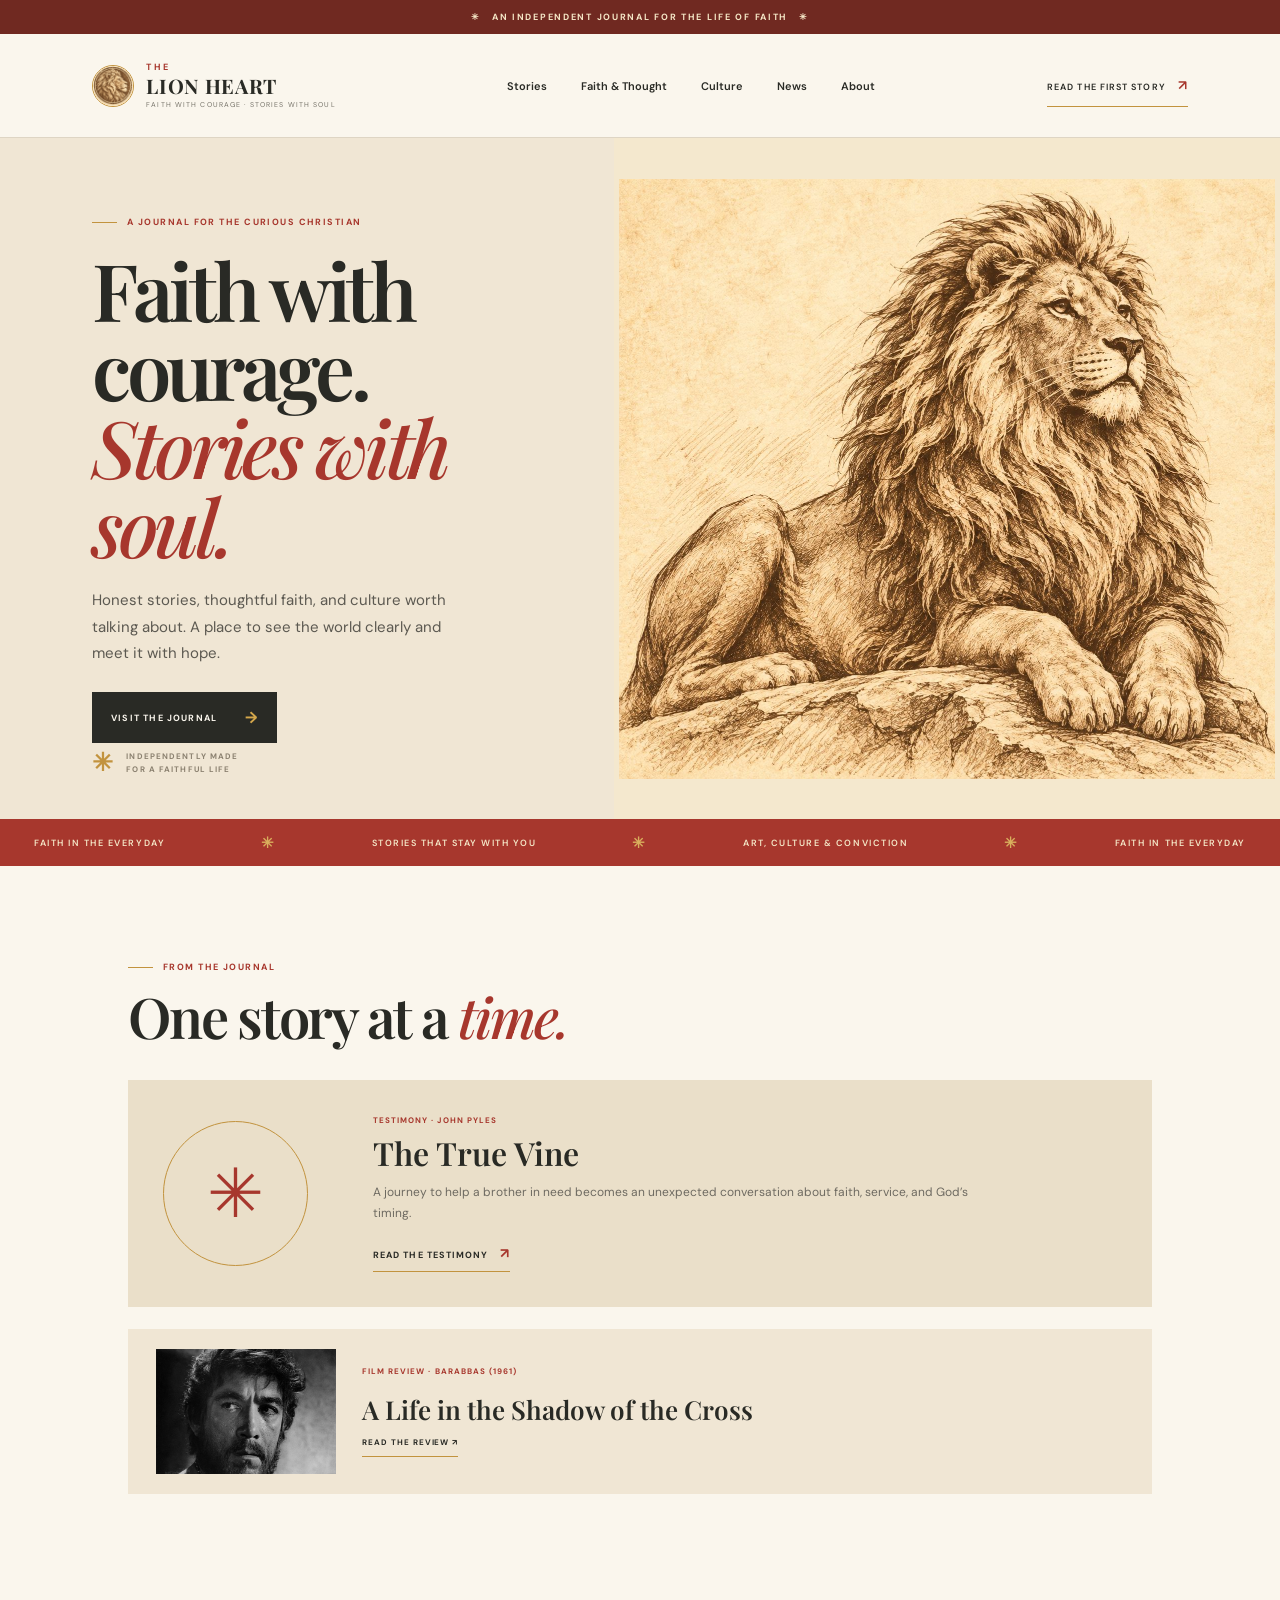
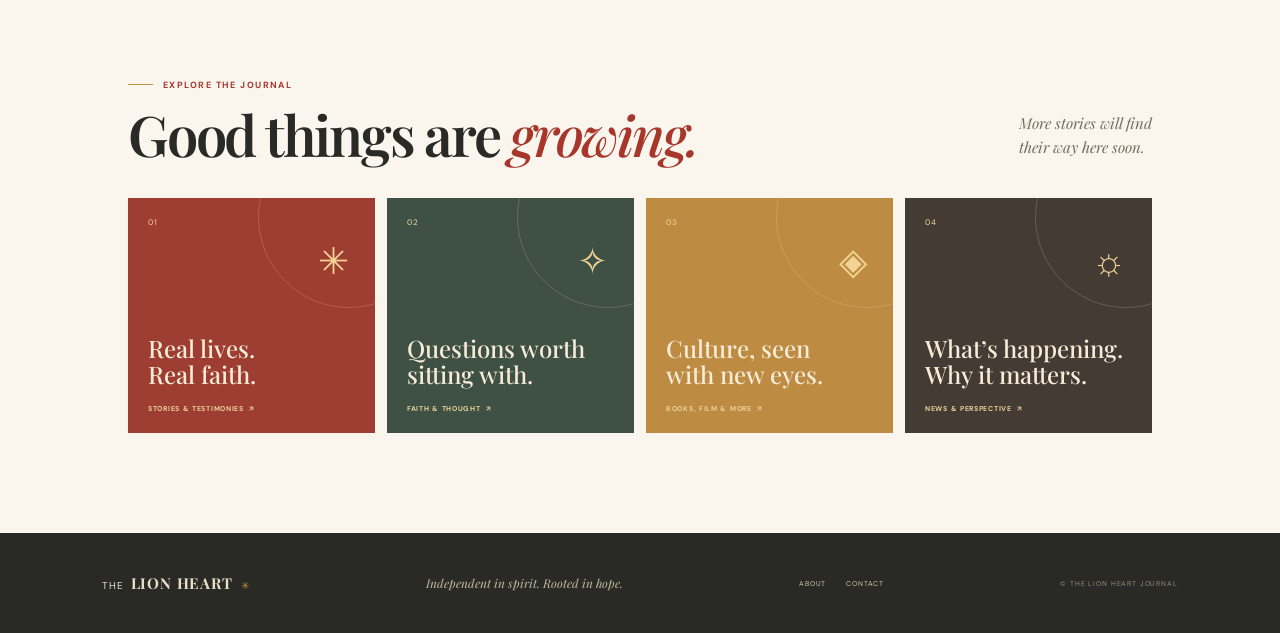
<file: index.html>
<!doctype html>
<html lang="en">
<head>
  <meta charset="utf-8">
  <meta name="viewport" content="width=device-width, initial-scale=1">
  <meta name="theme-color" content="#f4eddf">
  <meta name="description" content="The Lion Heart is an independent Christian journal for stories, thoughtful faith, and culture.">
  <title>The Lion Heart — Faith with courage. Stories with soul.</title>
  <link rel="preconnect" href="https://fonts.googleapis.com">
  <link rel="preconnect" href="https://fonts.gstatic.com" crossorigin>
  <link href="https://fonts.googleapis.com/css2?family=DM+Sans:wght@400;500;600;700&family=Playfair+Display:wght@500;600;700;800&display=swap" rel="stylesheet">
  <link rel="stylesheet" href="styles.css">
</head>
<body>
  <div class="announcement">✳ &nbsp; AN INDEPENDENT JOURNAL FOR THE LIFE OF FAITH &nbsp; ✳</div>
  <header class="site-header">
    <a class="brand" href="index.html" aria-label="The Lion Heart home"><img class="brand-mark brand-seal" src="images/lion-seal-emblem.png" alt=""><span class="brand-type"><span class="brand-the">THE</span><span class="brand-name">LION HEART</span><span class="brand-tagline">FAITH WITH COURAGE · STORIES WITH SOUL</span></span></a>
    <nav class="main-nav" aria-label="Main navigation"><a href="stories.html">Stories</a><a href="faith.html">Faith &amp; Thought</a><a href="culture.html">Culture</a><a href="news.html">News</a><a href="about.html">About</a></nav>
    <a class="nav-cta" href="the-true-vine.html">READ THE FIRST STORY <span>↗</span></a>
  </header>
  <main id="top">
    <section class="hero">
      <div class="hero-copy">
        <p class="eyebrow"><span class="eyebrow-line"></span> A JOURNAL FOR THE CURIOUS CHRISTIAN</p>
        <h1>Faith with<br>courage.<br><em>Stories with soul.</em></h1>
        <p class="hero-intro">Honest stories, thoughtful faith, and culture worth talking about. A place to see the world clearly and meet it with hope.</p>
        <a class="button button-dark" href="stories.html">VISIT THE JOURNAL <span>→</span></a>
        <div class="hero-note"><span class="note-star">✳</span><span>INDEPENDENTLY MADE<br>FOR A FAITHFUL LIFE</span></div>
      </div>
      <div class="hero-art"><img class="hero-image" src="images/lionrock.jpg" alt="Lion resting on a rocky ledge"></div>
    </section>
    <section class="ticker"><div class="ticker-track"><span>FAITH IN THE EVERYDAY</span><i>✳</i><span>STORIES THAT STAY WITH YOU</span><i>✳</i><span>ART, CULTURE &amp; CONVICTION</span><i>✳</i><span>FAITH IN THE EVERYDAY</span></div></section>
    <section class="section latest-section"><div class="section-heading"><div><p class="eyebrow"><span class="eyebrow-line"></span> FROM THE JOURNAL</p><h2>One story at a <em>time.</em></h2></div></div><div class="welcome-card"><div class="welcome-sun">✳</div><div><p class="card-meta">TESTIMONY · JOHN PYLES</p><h3>The True Vine</h3><p class="card-excerpt">A journey to help a brother in need becomes an unexpected conversation about faith, service, and God’s timing.</p><a class="text-link" href="the-true-vine.html">READ THE TESTIMONY <span>↗</span></a></div></div><a class="home-review" href="barabbas-review.html"><img src="images/barabbas-anthony-quinn.jpg" alt="Anthony Quinn in Barabbas"><span class="home-review-copy"><span class="card-meta">FILM REVIEW · BARABBAS (1961)</span><strong>A Life in the Shadow of the Cross</strong><span class="text-link">READ THE REVIEW ↗</span></span></a></section>
    <section class="section explore-section"><div class="section-heading"><div><p class="eyebrow"><span class="eyebrow-line"></span> EXPLORE THE JOURNAL</p><h2>Good things are <em>growing.</em></h2></div><p class="heading-note">More stories will find<br>their way here soon.</p></div><div class="category-grid"><a class="category-card cat-stories" href="stories.html"><span class="category-number">01</span><span class="category-icon">✳</span><h3>Real lives.<br>Real faith.</h3><span class="category-link">STORIES &amp; TESTIMONIES&nbsp; ↗</span></a><a class="category-card cat-thought" href="faith.html"><span class="category-number">02</span><span class="category-icon">✧</span><h3>Questions worth<br>sitting with.</h3><span class="category-link">FAITH &amp; THOUGHT&nbsp; ↗</span></a><a class="category-card cat-culture" href="culture.html"><span class="category-number">03</span><span class="category-icon">◈</span><h3>Culture, seen<br>with new eyes.</h3><span class="category-link">BOOKS, FILM &amp; MORE&nbsp; ↗</span></a><a class="category-card cat-news" href="news.html"><span class="category-number">04</span><span class="category-icon">☼</span><h3>What’s happening.<br>Why it matters.</h3><span class="category-link">NEWS &amp; PERSPECTIVE&nbsp; ↗</span></a></div></section>
  </main>
  <footer class="site-footer"><a class="footer-brand" href="index.html">THE <strong>LION HEART</strong><span>✳</span></a><p>Independent in spirit. Rooted in hope.</p><nav aria-label="Footer navigation"><a href="about.html">ABOUT</a><a href="mailto:hello@thelionheartjournal.com">CONTACT</a></nav><span class="copyright">© THE LION HEART JOURNAL</span></footer>
</body>
</html>
</file>
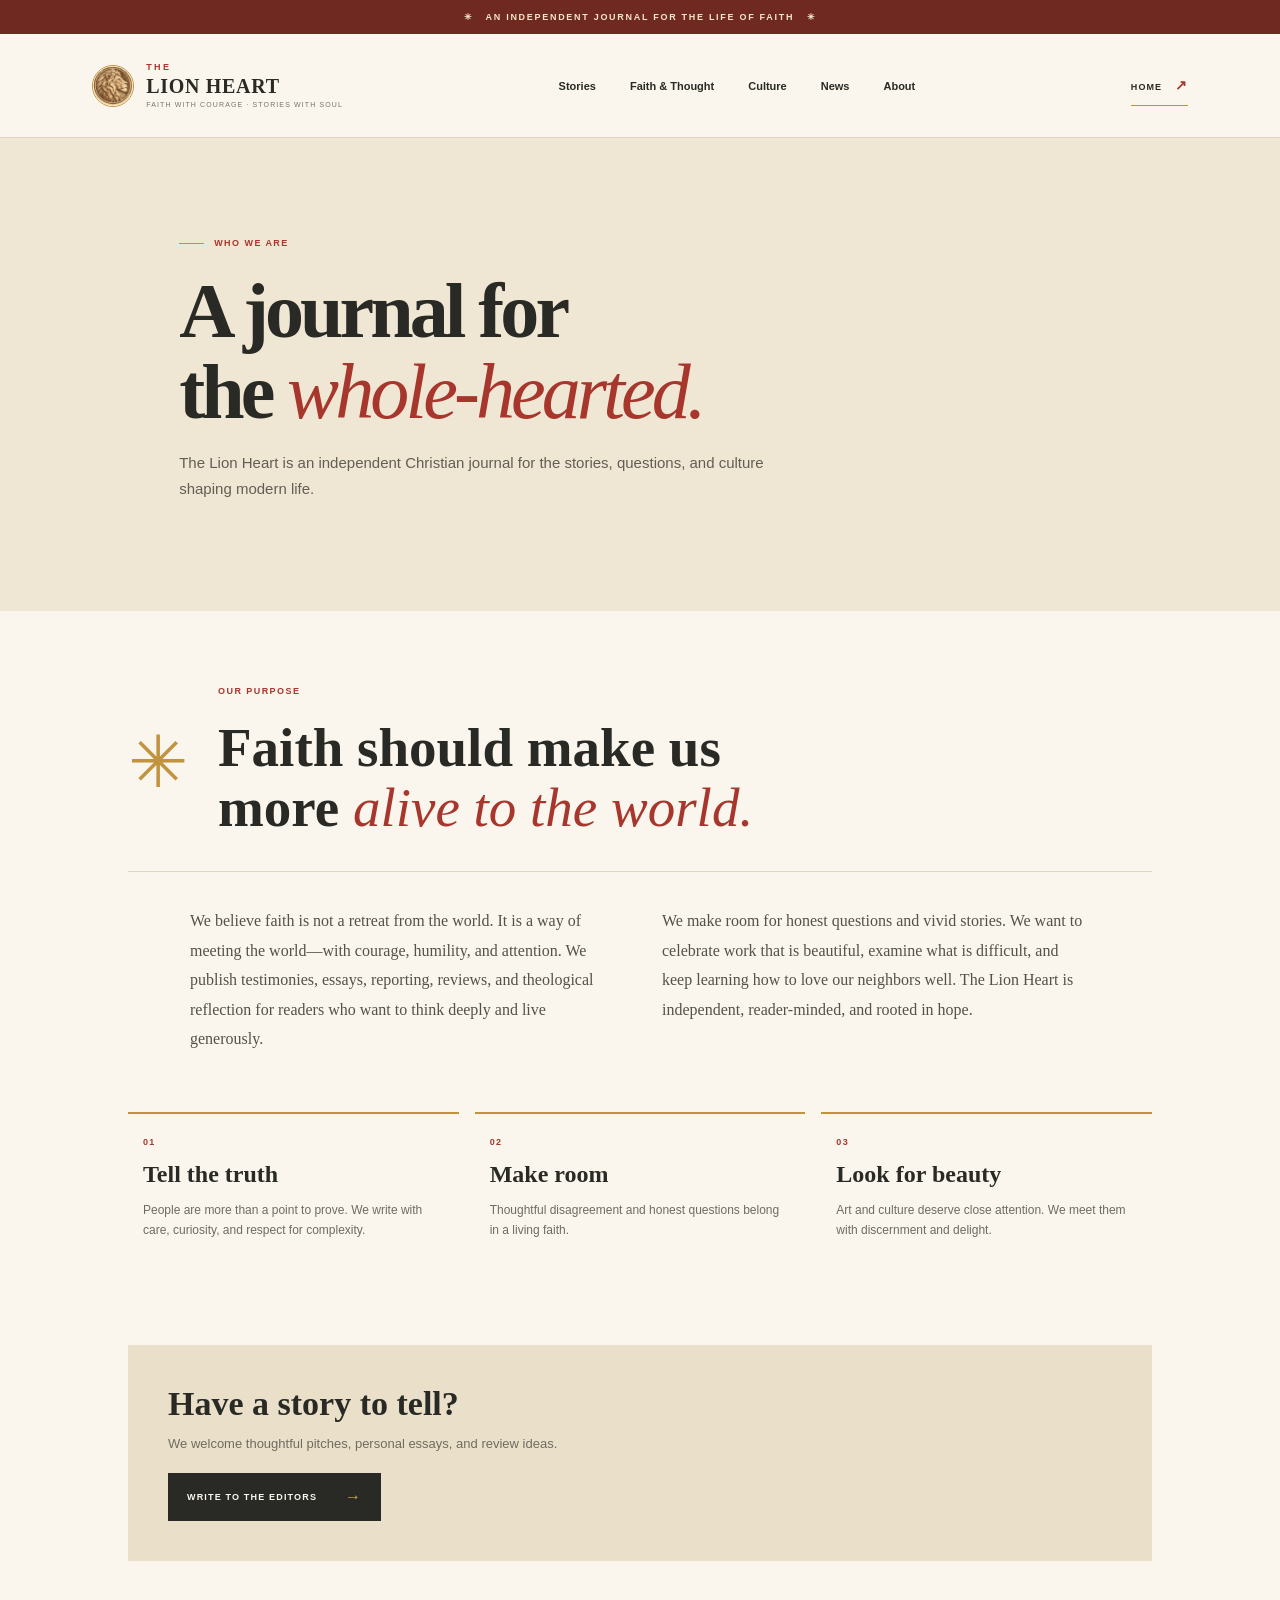
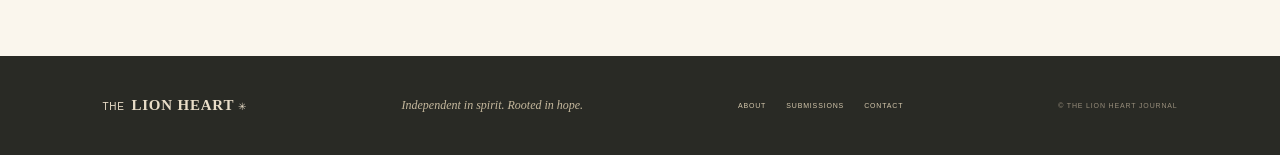
<file: about.html>
<!doctype html><html lang="en"><head><meta charset="utf-8"><meta name="viewport" content="width=device-width,initial-scale=1"><meta name="description" content="Meet The Lion Heart, an independent journal for Christian stories, thought, and culture."><title>About — The Lion Heart</title><link rel="stylesheet" href="styles.css"></head><body>
<div class="announcement">✳ &nbsp; AN INDEPENDENT JOURNAL FOR THE LIFE OF FAITH &nbsp; ✳</div><header class="site-header"><a class="brand" href="index.html"><img class="brand-mark brand-seal" src="images/lion-seal-emblem.png" alt=""><span class="brand-type"><span class="brand-the">THE</span><span class="brand-name">LION HEART</span><span class="brand-tagline">FAITH WITH COURAGE · STORIES WITH SOUL</span></span></a><nav class="main-nav"><a href="stories.html">Stories</a><a href="faith.html">Faith &amp; Thought</a><a href="culture.html">Culture</a><a href="news.html">News</a><a href="about.html">About</a></nav><a class="nav-cta" href="index.html">HOME <span>↗</span></a></header>
<main><section class="page-hero"><p class="eyebrow"><span class="eyebrow-line"></span> WHO WE ARE</p><h1>A journal for<br>the <em>whole-hearted.</em></h1><p>The Lion Heart is an independent Christian journal for the stories, questions, and culture shaping modern life.</p></section><section class="section about-body"><div class="about-lead"><span class="about-ornament">✳</span><div><p class="eyebrow">OUR PURPOSE</p><h2>Faith should make us more <em>alive to the world.</em></h2></div></div><div class="about-columns"><p>We believe faith is not a retreat from the world. It is a way of meeting the world—with courage, humility, and attention. We publish testimonies, essays, reporting, reviews, and theological reflection for readers who want to think deeply and live generously.</p><p>We make room for honest questions and vivid stories. We want to celebrate work that is beautiful, examine what is difficult, and keep learning how to love our neighbors well. The Lion Heart is independent, reader-minded, and rooted in hope.</p></div><div class="values-grid"><article><span>01</span><h3>Tell the truth</h3><p>People are more than a point to prove. We write with care, curiosity, and respect for complexity.</p></article><article><span>02</span><h3>Make room</h3><p>Thoughtful disagreement and honest questions belong in a living faith.</p></article><article><span>03</span><h3>Look for beauty</h3><p>Art and culture deserve close attention. We meet them with discernment and delight.</p></article></div><div class="about-contact"><h2>Have a story to tell?</h2><p>We welcome thoughtful pitches, personal essays, and review ideas.</p><a class="button button-dark" href="mailto:hello@thelionheartjournal.com">WRITE TO THE EDITORS <span>→</span></a></div></section></main><footer class="site-footer"><a class="footer-brand" href="index.html">THE <strong>LION HEART</strong> ✳</a><p>Independent in spirit. Rooted in hope.</p><nav><a href="about.html">ABOUT</a><a href="stories.html">SUBMISSIONS</a><a href="mailto:hello@thelionheartjournal.com">CONTACT</a></nav><span class="copyright">© THE LION HEART JOURNAL</span></footer></body></html>
</file>
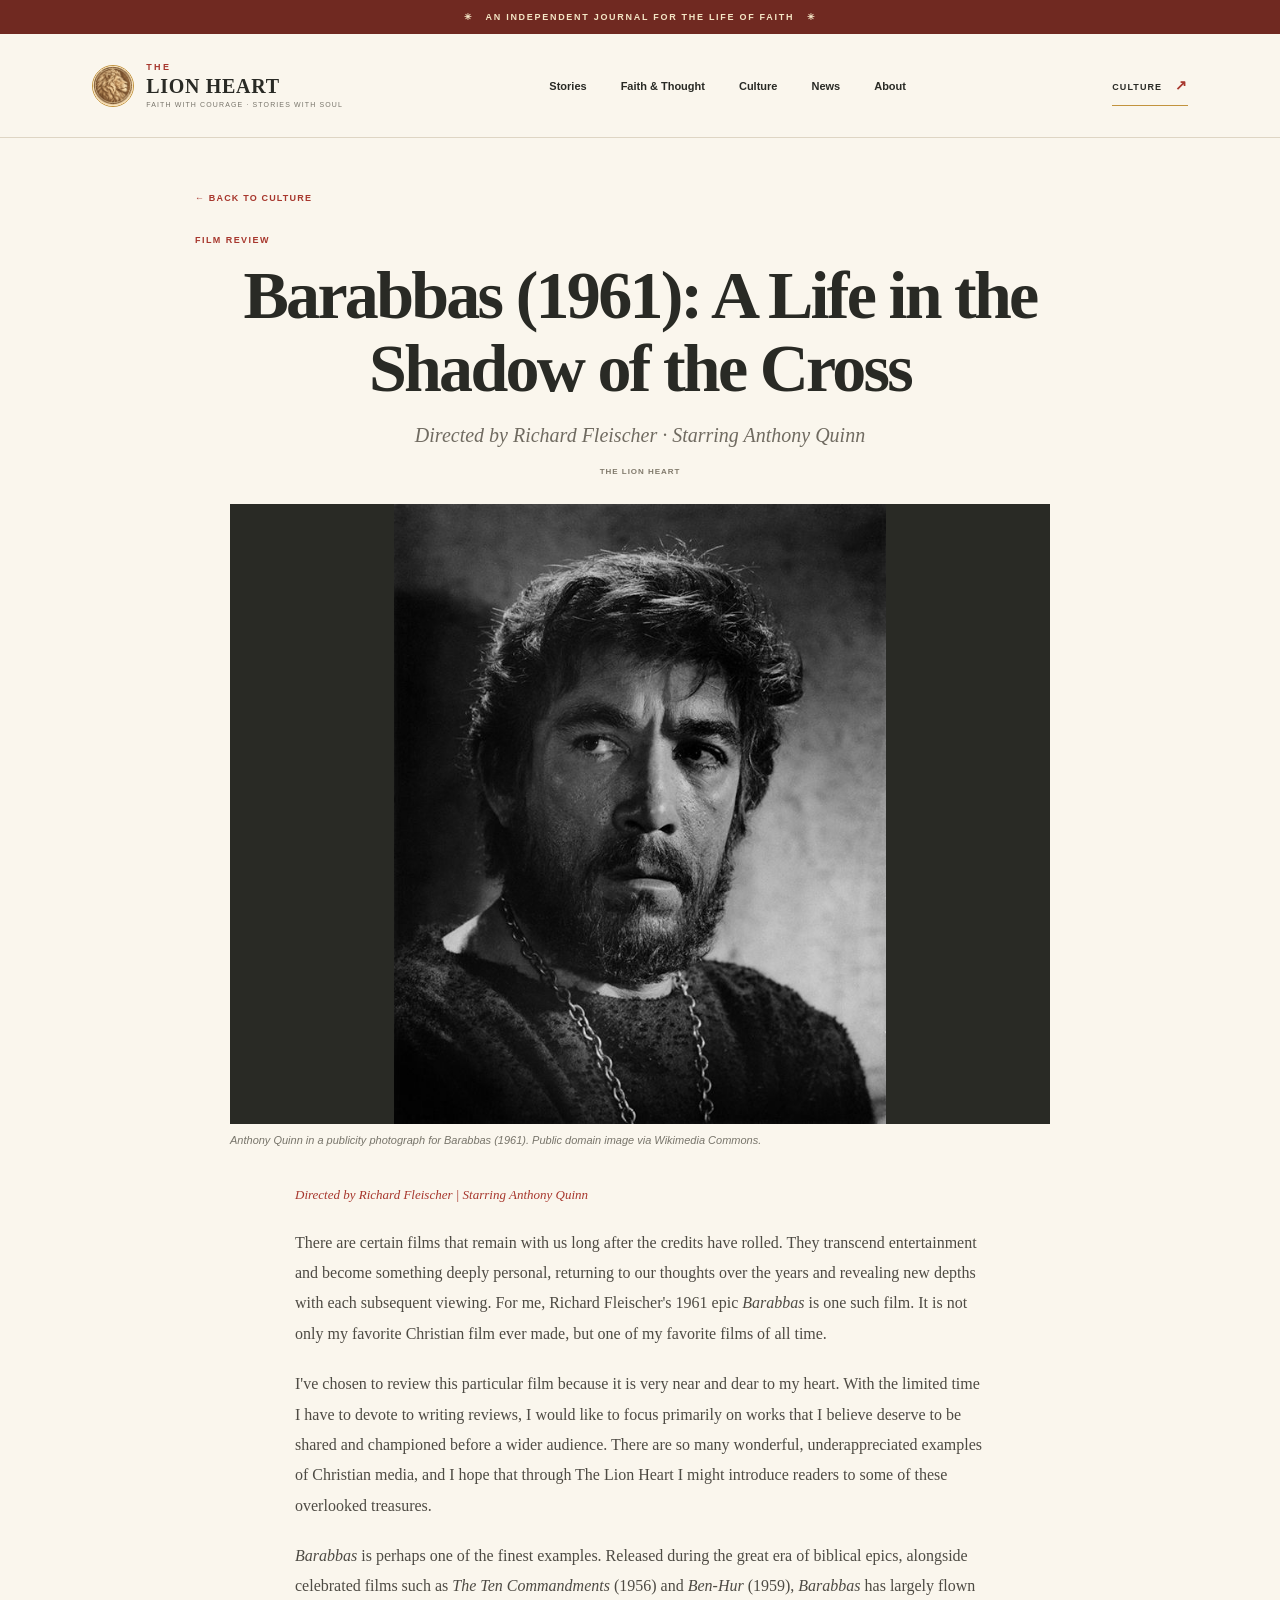
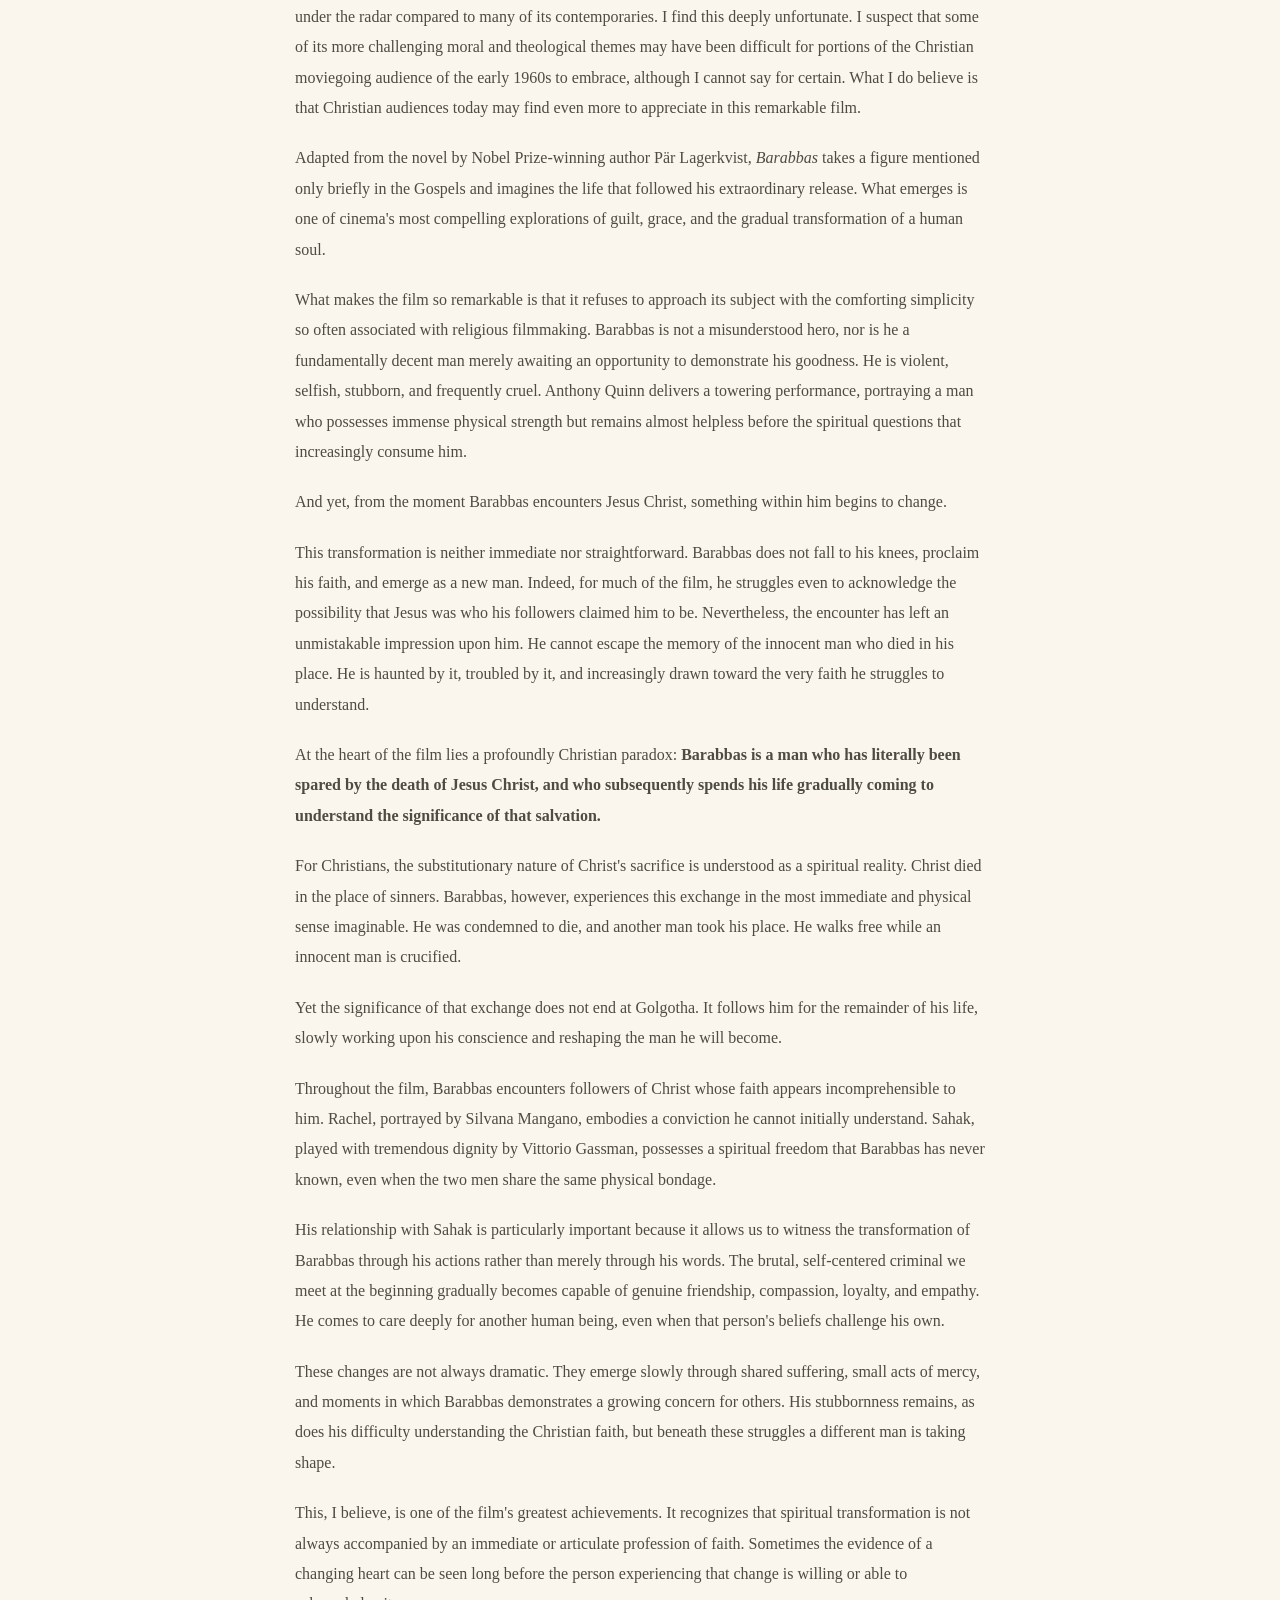
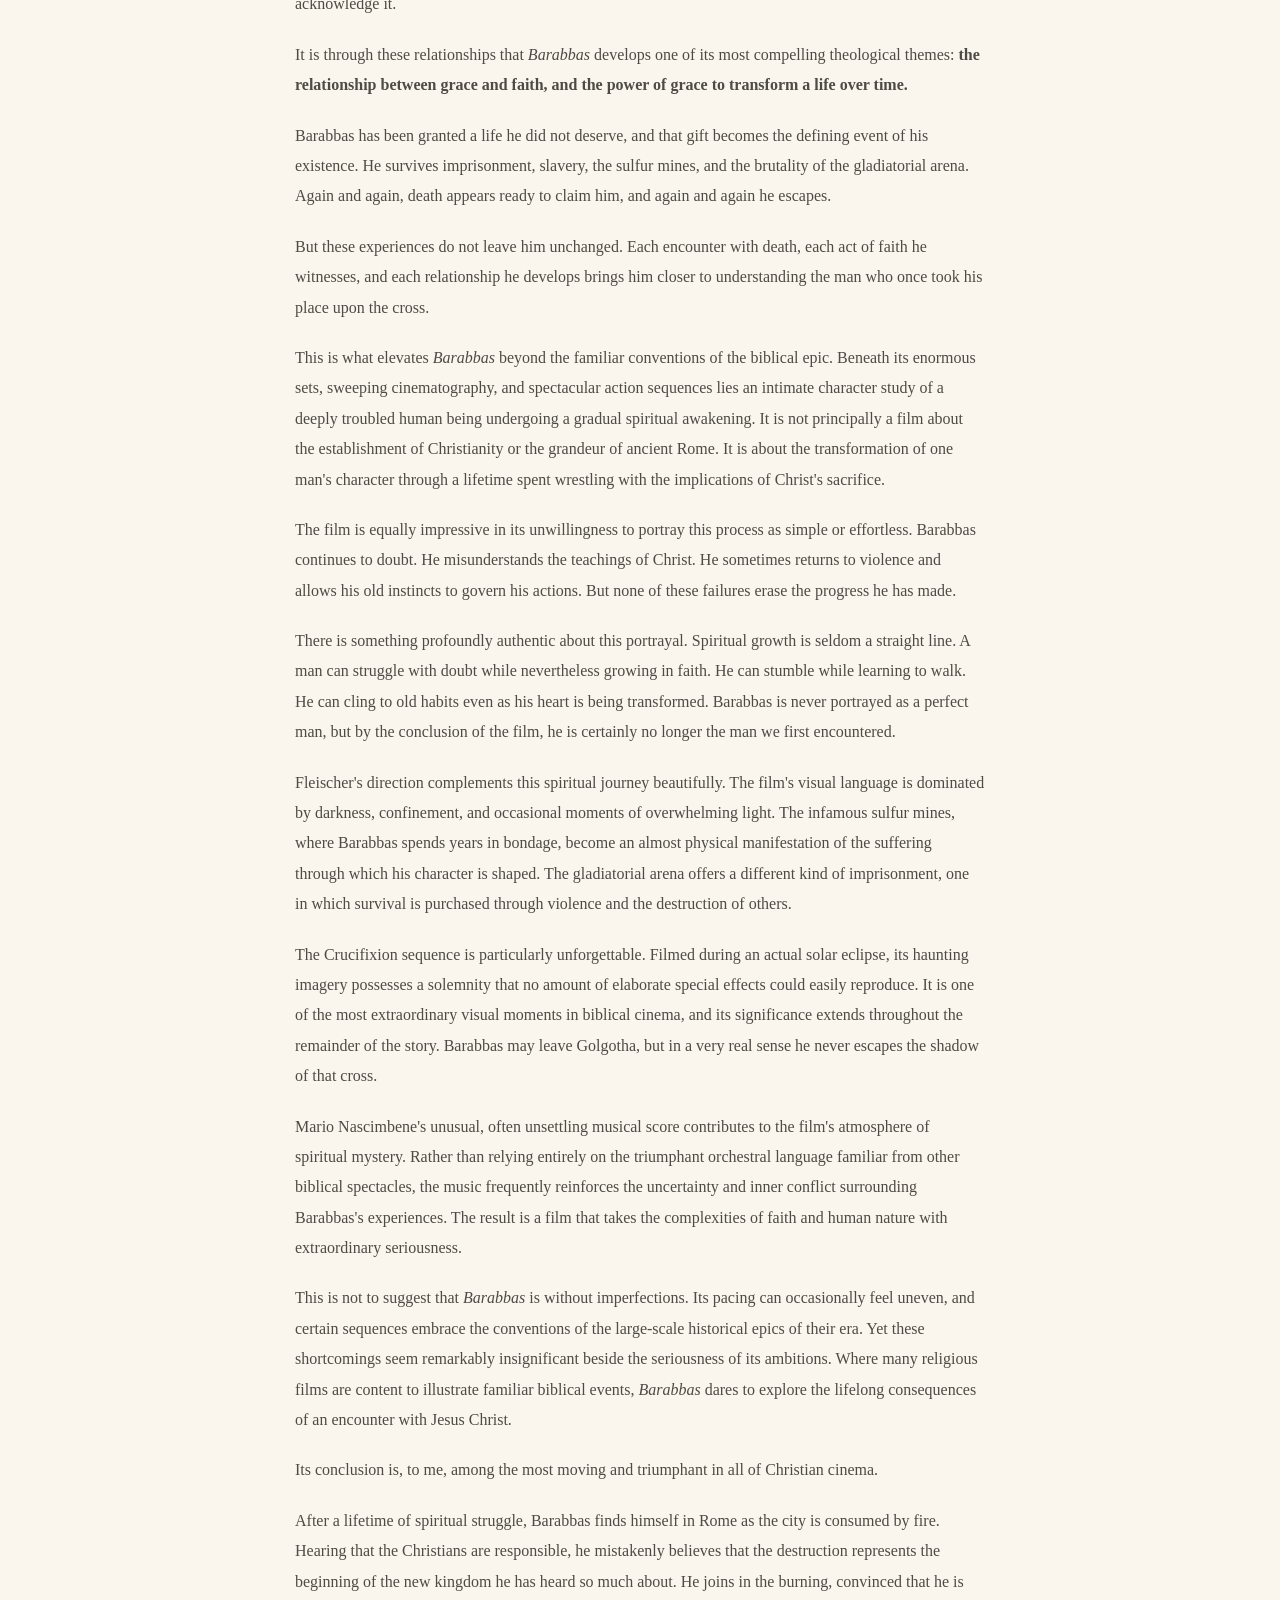
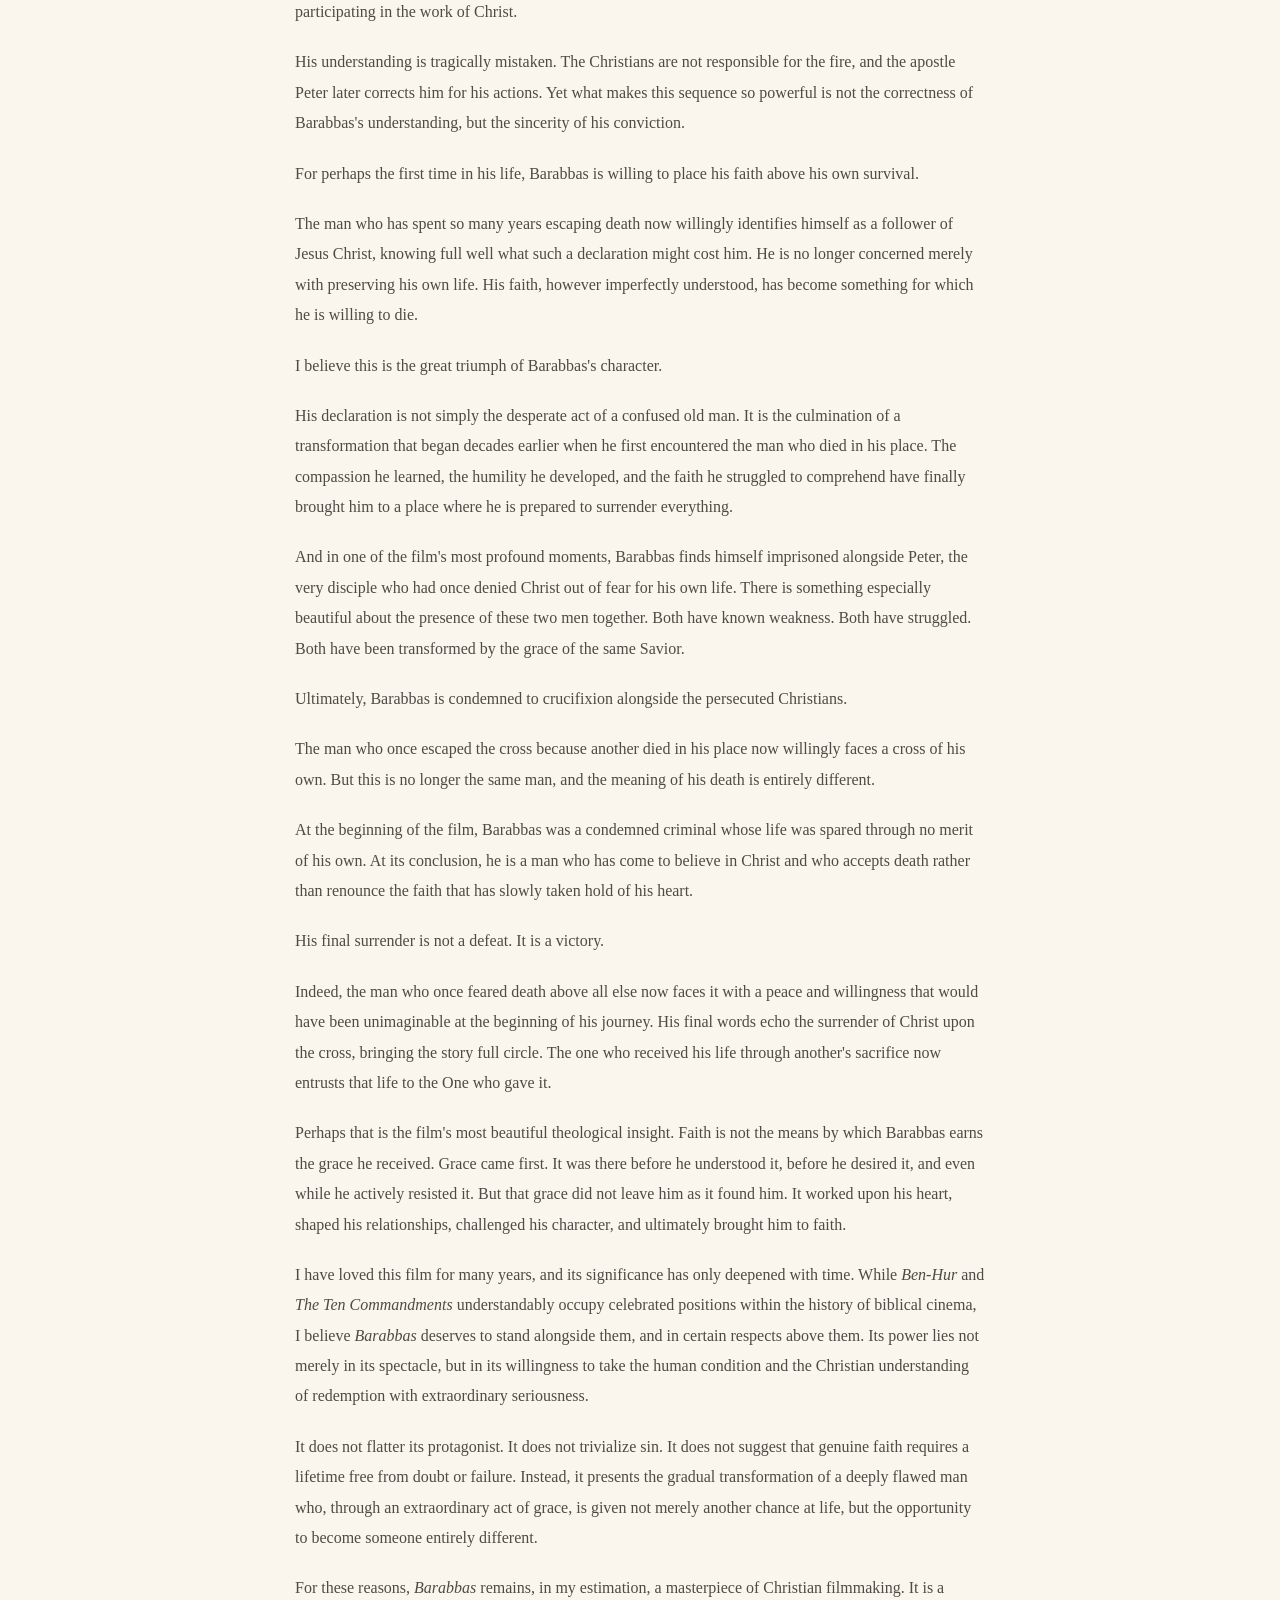
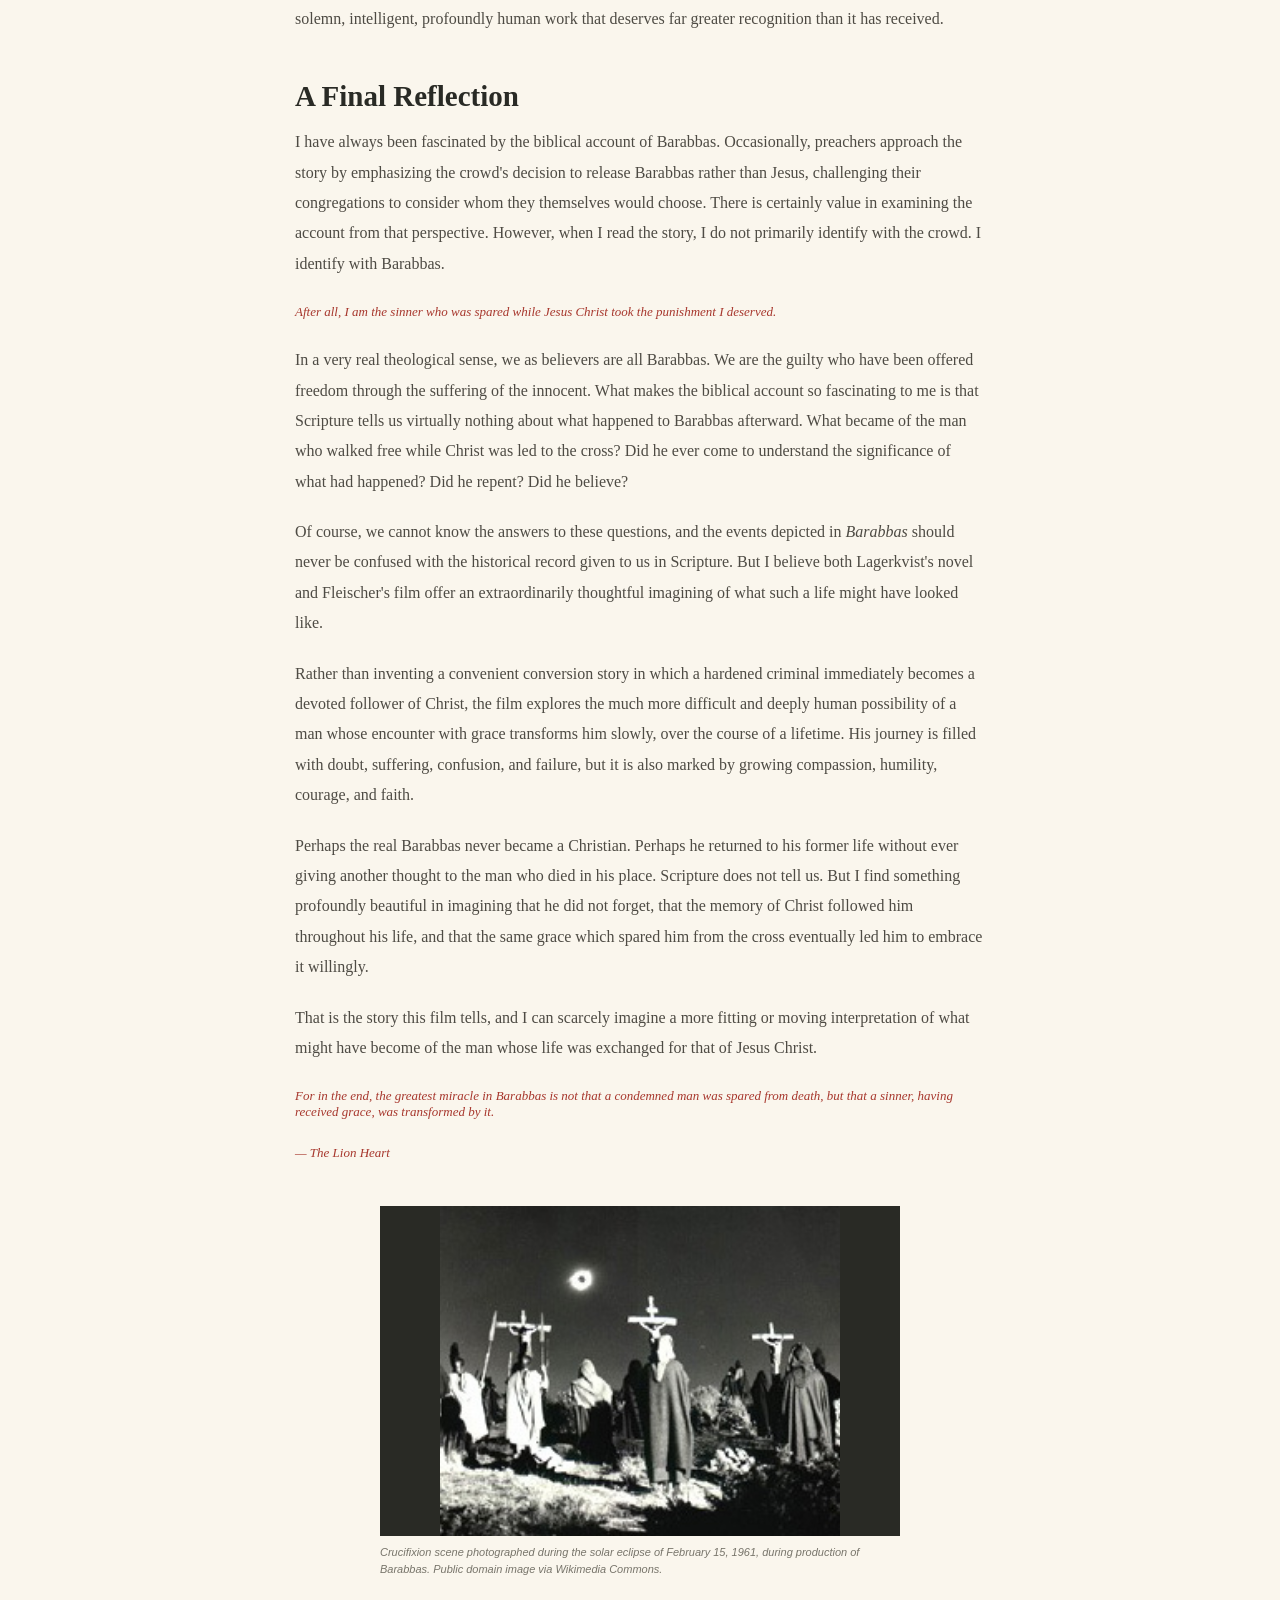
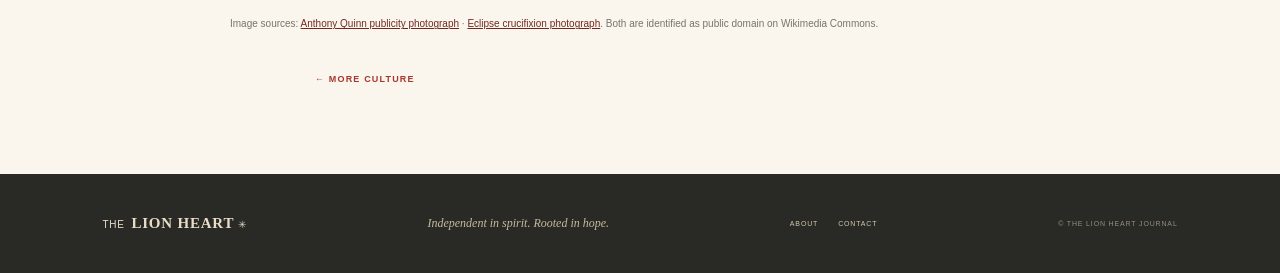
<file: barabbas-review.html>
<!doctype html>
<html lang="en"><head><meta charset="utf-8"><meta name="viewport" content="width=device-width,initial-scale=1"><meta name="description" content="A review of Richard Fleischer’s 1961 film Barabbas, starring Anthony Quinn."><title>Barabbas (1961) — The Lion Heart</title><link rel="stylesheet" href="styles.css"></head><body>
<div class="announcement">✳ &nbsp; AN INDEPENDENT JOURNAL FOR THE LIFE OF FAITH &nbsp; ✳</div>
<header class="site-header"><a class="brand" href="index.html"><img class="brand-mark brand-seal" src="images/lion-seal-emblem.png" alt=""><span class="brand-type"><span class="brand-the">THE</span><span class="brand-name">LION HEART</span><span class="brand-tagline">FAITH WITH COURAGE · STORIES WITH SOUL</span></span></a><nav class="main-nav"><a href="stories.html">Stories</a><a href="faith.html">Faith &amp; Thought</a><a href="culture.html" aria-current="page">Culture</a><a href="news.html">News</a><a href="about.html">About</a></nav><a class="nav-cta" href="culture.html">CULTURE <span>↗</span></a></header>
<main><article class="article review-article"><a class="back-link" href="culture.html">← BACK TO CULTURE</a><p class="eyebrow">FILM REVIEW</p><h1>Barabbas (1961): A Life in the Shadow of the Cross</h1><p class="article-deck">Directed by Richard Fleischer · Starring Anthony Quinn</p><div class="article-byline">THE LION HEART</div>
<figure class="review-figure"><img src="images/barabbas-anthony-quinn.jpg" alt="Anthony Quinn in a publicity photograph for Barabbas (1961)"><figcaption>Anthony Quinn in a publicity photograph for <em>Barabbas</em> (1961). Public domain image via Wikimedia Commons.</figcaption></figure>
<div class="article-body review-body"><p class="review-kicker">Directed by Richard Fleischer | Starring Anthony Quinn</p>
<p>There are certain films that remain with us long after the credits have rolled. They transcend entertainment and become something deeply personal, returning to our thoughts over the years and revealing new depths with each subsequent viewing. For me, Richard Fleischer&#39;s 1961 epic <em>Barabbas</em> is one such film. It is not only my favorite Christian film ever made, but one of my favorite films of all time.</p>
<p>I&#39;ve chosen to review this particular film because it is very near and dear to my heart. With the limited time I have to devote to writing reviews, I would like to focus primarily on works that I believe deserve to be shared and championed before a wider audience. There are so many wonderful, underappreciated examples of Christian media, and I hope that through The Lion Heart I might introduce readers to some of these overlooked treasures.</p>
<p><em>Barabbas</em> is perhaps one of the finest examples. Released during the great era of biblical epics, alongside celebrated films such as <em>The Ten Commandments</em> (1956) and <em>Ben-Hur</em> (1959), <em>Barabbas</em> has largely flown under the radar compared to many of its contemporaries. I find this deeply unfortunate. I suspect that some of its more challenging moral and theological themes may have been difficult for portions of the Christian moviegoing audience of the early 1960s to embrace, although I cannot say for certain. What I do believe is that Christian audiences today may find even more to appreciate in this remarkable film.</p>
<p>Adapted from the novel by Nobel Prize-winning author P&#228;r Lagerkvist, <em>Barabbas</em> takes a figure mentioned only briefly in the Gospels and imagines the life that followed his extraordinary release. What emerges is one of cinema&#39;s most compelling explorations of guilt, grace, and the gradual transformation of a human soul.</p>
<p>What makes the film so remarkable is that it refuses to approach its subject with the comforting simplicity so often associated with religious filmmaking. Barabbas is not a misunderstood hero, nor is he a fundamentally decent man merely awaiting an opportunity to demonstrate his goodness. He is violent, selfish, stubborn, and frequently cruel. Anthony Quinn delivers a towering performance, portraying a man who possesses immense physical strength but remains almost helpless before the spiritual questions that increasingly consume him.</p>
<p>And yet, from the moment Barabbas encounters Jesus Christ, something within him begins to change.</p>
<p>This transformation is neither immediate nor straightforward. Barabbas does not fall to his knees, proclaim his faith, and emerge as a new man. Indeed, for much of the film, he struggles even to acknowledge the possibility that Jesus was who his followers claimed him to be. Nevertheless, the encounter has left an unmistakable impression upon him. He cannot escape the memory of the innocent man who died in his place. He is haunted by it, troubled by it, and increasingly drawn toward the very faith he struggles to understand.</p>
<p>At the heart of the film lies a profoundly Christian paradox: <strong>Barabbas is a man who has literally been spared by the death of Jesus Christ, and who subsequently spends his life gradually coming to understand the significance of that salvation.</strong></p>
<p>For Christians, the substitutionary nature of Christ&#39;s sacrifice is understood as a spiritual reality. Christ died in the place of sinners. Barabbas, however, experiences this exchange in the most immediate and physical sense imaginable. He was condemned to die, and another man took his place. He walks free while an innocent man is crucified.</p>
<p>Yet the significance of that exchange does not end at Golgotha. It follows him for the remainder of his life, slowly working upon his conscience and reshaping the man he will become.</p>
<p>Throughout the film, Barabbas encounters followers of Christ whose faith appears incomprehensible to him. Rachel, portrayed by Silvana Mangano, embodies a conviction he cannot initially understand. Sahak, played with tremendous dignity by Vittorio Gassman, possesses a spiritual freedom that Barabbas has never known, even when the two men share the same physical bondage.</p>
<p>His relationship with Sahak is particularly important because it allows us to witness the transformation of Barabbas through his actions rather than merely through his words. The brutal, self-centered criminal we meet at the beginning gradually becomes capable of genuine friendship, compassion, loyalty, and empathy. He comes to care deeply for another human being, even when that person&#39;s beliefs challenge his own.</p>
<p>These changes are not always dramatic. They emerge slowly through shared suffering, small acts of mercy, and moments in which Barabbas demonstrates a growing concern for others. His stubbornness remains, as does his difficulty understanding the Christian faith, but beneath these struggles a different man is taking shape.</p>
<p>This, I believe, is one of the film&#39;s greatest achievements. It recognizes that spiritual transformation is not always accompanied by an immediate or articulate profession of faith. Sometimes the evidence of a changing heart can be seen long before the person experiencing that change is willing or able to acknowledge it.</p>
<p>It is through these relationships that <em>Barabbas</em> develops one of its most compelling theological themes: <strong>the relationship between grace and faith, and the power of grace to transform a life over time.</strong></p>
<p>Barabbas has been granted a life he did not deserve, and that gift becomes the defining event of his existence. He survives imprisonment, slavery, the sulfur mines, and the brutality of the gladiatorial arena. Again and again, death appears ready to claim him, and again and again he escapes.</p>
<p>But these experiences do not leave him unchanged. Each encounter with death, each act of faith he witnesses, and each relationship he develops brings him closer to understanding the man who once took his place upon the cross.</p>
<p>This is what elevates <em>Barabbas</em> beyond the familiar conventions of the biblical epic. Beneath its enormous sets, sweeping cinematography, and spectacular action sequences lies an intimate character study of a deeply troubled human being undergoing a gradual spiritual awakening. It is not principally a film about the establishment of Christianity or the grandeur of ancient Rome. It is about the transformation of one man&#39;s character through a lifetime spent wrestling with the implications of Christ&#39;s sacrifice.</p>
<p>The film is equally impressive in its unwillingness to portray this process as simple or effortless. Barabbas continues to doubt. He misunderstands the teachings of Christ. He sometimes returns to violence and allows his old instincts to govern his actions. But none of these failures erase the progress he has made.</p>
<p>There is something profoundly authentic about this portrayal. Spiritual growth is seldom a straight line. A man can struggle with doubt while nevertheless growing in faith. He can stumble while learning to walk. He can cling to old habits even as his heart is being transformed. Barabbas is never portrayed as a perfect man, but by the conclusion of the film, he is certainly no longer the man we first encountered.</p>
<p>Fleischer&#39;s direction complements this spiritual journey beautifully. The film&#39;s visual language is dominated by darkness, confinement, and occasional moments of overwhelming light. The infamous sulfur mines, where Barabbas spends years in bondage, become an almost physical manifestation of the suffering through which his character is shaped. The gladiatorial arena offers a different kind of imprisonment, one in which survival is purchased through violence and the destruction of others.</p>
<p>The Crucifixion sequence is particularly unforgettable. Filmed during an actual solar eclipse, its haunting imagery possesses a solemnity that no amount of elaborate special effects could easily reproduce. It is one of the most extraordinary visual moments in biblical cinema, and its significance extends throughout the remainder of the story. Barabbas may leave Golgotha, but in a very real sense he never escapes the shadow of that cross.</p>
<p>Mario Nascimbene&#39;s unusual, often unsettling musical score contributes to the film&#39;s atmosphere of spiritual mystery. Rather than relying entirely on the triumphant orchestral language familiar from other biblical spectacles, the music frequently reinforces the uncertainty and inner conflict surrounding Barabbas&#39;s experiences. The result is a film that takes the complexities of faith and human nature with extraordinary seriousness.</p>
<p>This is not to suggest that <em>Barabbas</em> is without imperfections. Its pacing can occasionally feel uneven, and certain sequences embrace the conventions of the large-scale historical epics of their era. Yet these shortcomings seem remarkably insignificant beside the seriousness of its ambitions. Where many religious films are content to illustrate familiar biblical events, <em>Barabbas</em> dares to explore the lifelong consequences of an encounter with Jesus Christ.</p>
<p>Its conclusion is, to me, among the most moving and triumphant in all of Christian cinema.</p>
<p>After a lifetime of spiritual struggle, Barabbas finds himself in Rome as the city is consumed by fire. Hearing that the Christians are responsible, he mistakenly believes that the destruction represents the beginning of the new kingdom he has heard so much about. He joins in the burning, convinced that he is participating in the work of Christ.</p>
<p>His understanding is tragically mistaken. The Christians are not responsible for the fire, and the apostle Peter later corrects him for his actions. Yet what makes this sequence so powerful is not the correctness of Barabbas&#39;s understanding, but the sincerity of his conviction.</p>
<p>For perhaps the first time in his life, Barabbas is willing to place his faith above his own survival.</p>
<p>The man who has spent so many years escaping death now willingly identifies himself as a follower of Jesus Christ, knowing full well what such a declaration might cost him. He is no longer concerned merely with preserving his own life. His faith, however imperfectly understood, has become something for which he is willing to die.</p>
<p>I believe this is the great triumph of Barabbas&#39;s character.</p>
<p>His declaration is not simply the desperate act of a confused old man. It is the culmination of a transformation that began decades earlier when he first encountered the man who died in his place. The compassion he learned, the humility he developed, and the faith he struggled to comprehend have finally brought him to a place where he is prepared to surrender everything.</p>
<p>And in one of the film&#39;s most profound moments, Barabbas finds himself imprisoned alongside Peter, the very disciple who had once denied Christ out of fear for his own life. There is something especially beautiful about the presence of these two men together. Both have known weakness. Both have struggled. Both have been transformed by the grace of the same Savior.</p>
<p>Ultimately, Barabbas is condemned to crucifixion alongside the persecuted Christians.</p>
<p>The man who once escaped the cross because another died in his place now willingly faces a cross of his own. But this is no longer the same man, and the meaning of his death is entirely different.</p>
<p>At the beginning of the film, Barabbas was a condemned criminal whose life was spared through no merit of his own. At its conclusion, he is a man who has come to believe in Christ and who accepts death rather than renounce the faith that has slowly taken hold of his heart.</p>
<p>His final surrender is not a defeat. It is a victory.</p>
<p>Indeed, the man who once feared death above all else now faces it with a peace and willingness that would have been unimaginable at the beginning of his journey. His final words echo the surrender of Christ upon the cross, bringing the story full circle. The one who received his life through another&#39;s sacrifice now entrusts that life to the One who gave it.</p>
<p>Perhaps that is the film&#39;s most beautiful theological insight. Faith is not the means by which Barabbas earns the grace he received. Grace came first. It was there before he understood it, before he desired it, and even while he actively resisted it. But that grace did not leave him as it found him. It worked upon his heart, shaped his relationships, challenged his character, and ultimately brought him to faith.</p>
<p>I have loved this film for many years, and its significance has only deepened with time. While <em>Ben-Hur</em> and <em>The Ten Commandments</em> understandably occupy celebrated positions within the history of biblical cinema, I believe <em>Barabbas</em> deserves to stand alongside them, and in certain respects above them. Its power lies not merely in its spectacle, but in its willingness to take the human condition and the Christian understanding of redemption with extraordinary seriousness.</p>
<p>It does not flatter its protagonist. It does not trivialize sin. It does not suggest that genuine faith requires a lifetime free from doubt or failure. Instead, it presents the gradual transformation of a deeply flawed man who, through an extraordinary act of grace, is given not merely another chance at life, but the opportunity to become someone entirely different.</p>
<p>For these reasons, <em>Barabbas</em> remains, in my estimation, a masterpiece of Christian filmmaking. It is a solemn, intelligent, profoundly human work that deserves far greater recognition than it has received.</p>
<h2>A Final Reflection</h2>
<p>I have always been fascinated by the biblical account of Barabbas. Occasionally, preachers approach the story by emphasizing the crowd&#39;s decision to release Barabbas rather than Jesus, challenging their congregations to consider whom they themselves would choose. There is certainly value in examining the account from that perspective. However, when I read the story, I do not primarily identify with the crowd. I identify with Barabbas.</p>
<p class="review-kicker"><em>After all, I am the sinner who was spared while Jesus Christ took the punishment I deserved.</em></p>
<p>In a very real theological sense, we as believers are all Barabbas. We are the guilty who have been offered freedom through the suffering of the innocent. What makes the biblical account so fascinating to me is that Scripture tells us virtually nothing about what happened to Barabbas afterward. What became of the man who walked free while Christ was led to the cross? Did he ever come to understand the significance of what had happened? Did he repent? Did he believe?</p>
<p>Of course, we cannot know the answers to these questions, and the events depicted in <em>Barabbas</em> should never be confused with the historical record given to us in Scripture. But I believe both Lagerkvist&#39;s novel and Fleischer&#39;s film offer an extraordinarily thoughtful imagining of what such a life might have looked like.</p>
<p>Rather than inventing a convenient conversion story in which a hardened criminal immediately becomes a devoted follower of Christ, the film explores the much more difficult and deeply human possibility of a man whose encounter with grace transforms him slowly, over the course of a lifetime. His journey is filled with doubt, suffering, confusion, and failure, but it is also marked by growing compassion, humility, courage, and faith.</p>
<p>Perhaps the real Barabbas never became a Christian. Perhaps he returned to his former life without ever giving another thought to the man who died in his place. Scripture does not tell us. But I find something profoundly beautiful in imagining that he did not forget, that the memory of Christ followed him throughout his life, and that the same grace which spared him from the cross eventually led him to embrace it willingly.</p>
<p>That is the story this film tells, and I can scarcely imagine a more fitting or moving interpretation of what might have become of the man whose life was exchanged for that of Jesus Christ.</p>
<p class="review-kicker"><em>For in the end, the greatest miracle in </em>Barabbas<em> is not that a condemned man was spared from death, but that a sinner, having received grace, was transformed by it.</em></p>
<p class="review-kicker">— The Lion Heart</p>
</div>
<figure class="review-figure review-figure-small"><img src="images/barabbas-eclipse-scene.jpg" alt="Crucifixion scene photographed during the 1961 solar eclipse for Barabbas"><figcaption>Crucifixion scene photographed during the solar eclipse of February 15, 1961, during production of <em>Barabbas</em>. Public domain image via Wikimedia Commons.</figcaption></figure>
<p class="image-credits">Image sources: <a href="https://commons.wikimedia.org/wiki/File:Anthony_Quinn_en_Barrab%C3%A1s_(1961).jpg">Anthony Quinn publicity photograph</a> · <a href="https://commons.wikimedia.org/wiki/File:Barabba_Eclisse_1961.jpg">Eclipse crucifixion photograph</a>. Both are identified as public domain on Wikimedia Commons.</p>
<a class="back-link" href="culture.html">← MORE CULTURE</a></article></main>
<footer class="site-footer"><a class="footer-brand" href="index.html">THE <strong>LION HEART</strong> ✳</a><p>Independent in spirit. Rooted in hope.</p><nav><a href="about.html">ABOUT</a><a href="mailto:hello@thelionheartjournal.com">CONTACT</a></nav><span class="copyright">© THE LION HEART JOURNAL</span></footer></body></html>
</file>
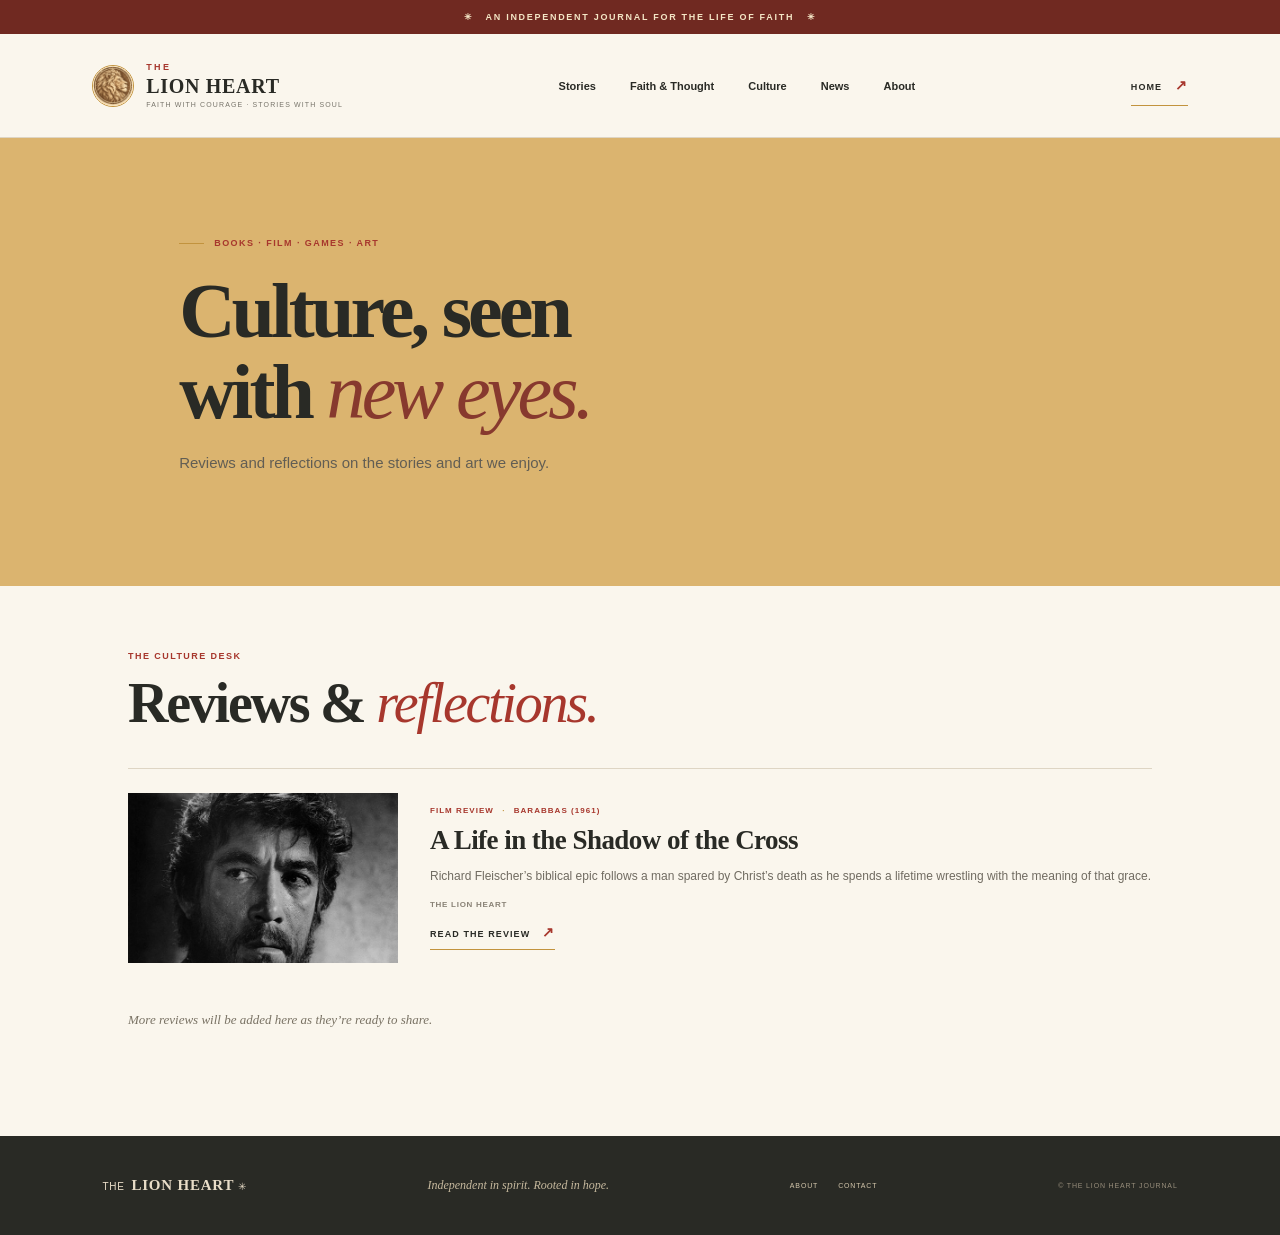
<file: culture.html>
<!doctype html><html lang="en"><head><meta charset="utf-8"><meta name="viewport" content="width=device-width,initial-scale=1"><meta name="description" content="Thoughtful reviews of books, film, games, and culture from The Lion Heart."><title>Culture — The Lion Heart</title><link rel="stylesheet" href="styles.css"></head><body><div class="announcement">✳ &nbsp; AN INDEPENDENT JOURNAL FOR THE LIFE OF FAITH &nbsp; ✳</div><header class="site-header"><a class="brand" href="index.html"><img class="brand-mark brand-seal" src="images/lion-seal-emblem.png" alt=""><span class="brand-type"><span class="brand-the">THE</span><span class="brand-name">LION HEART</span><span class="brand-tagline">FAITH WITH COURAGE · STORIES WITH SOUL</span></span></a><nav class="main-nav"><a href="stories.html">Stories</a><a href="faith.html">Faith &amp; Thought</a><a href="culture.html" aria-current="page">Culture</a><a href="news.html">News</a><a href="about.html">About</a></nav><a class="nav-cta" href="index.html">HOME <span>↗</span></a></header><main><section class="page-hero page-gold"><p class="eyebrow"><span class="eyebrow-line"></span> BOOKS · FILM · GAMES · ART</p><h1>Culture, seen<br>with <em>new eyes.</em></h1><p>Reviews and reflections on the stories and art we enjoy.</p></section><section class="section page-list"><div class="section-heading"><div><p class="eyebrow">THE CULTURE DESK</p><h2>Reviews &amp; <em>reflections.</em></h2></div></div><div class="story-list"><article class="story-row culture-row"><a href="barabbas-review.html" class="review-thumb"><img src="images/barabbas-anthony-quinn.jpg" alt="Anthony Quinn in Barabbas"></a><div><p class="card-meta">FILM REVIEW <span>·</span> BARABBAS (1961)</p><h3><a href="barabbas-review.html">A Life in the Shadow of the Cross</a></h3><p>Richard Fleischer’s biblical epic follows a man spared by Christ’s death as he spends a lifetime wrestling with the meaning of that grace.</p><p class="byline">THE LION HEART</p><a class="text-link" href="barabbas-review.html">READ THE REVIEW <span>↗</span></a></div></article></div><p class="editor-note">More reviews will be added here as they’re ready to share.</p></section></main><footer class="site-footer"><a class="footer-brand" href="index.html">THE <strong>LION HEART</strong> ✳</a><p>Independent in spirit. Rooted in hope.</p><nav><a href="about.html">ABOUT</a><a href="mailto:hello@thelionheartjournal.com">CONTACT</a></nav><span class="copyright">© THE LION HEART JOURNAL</span></footer></body></html>
</file>
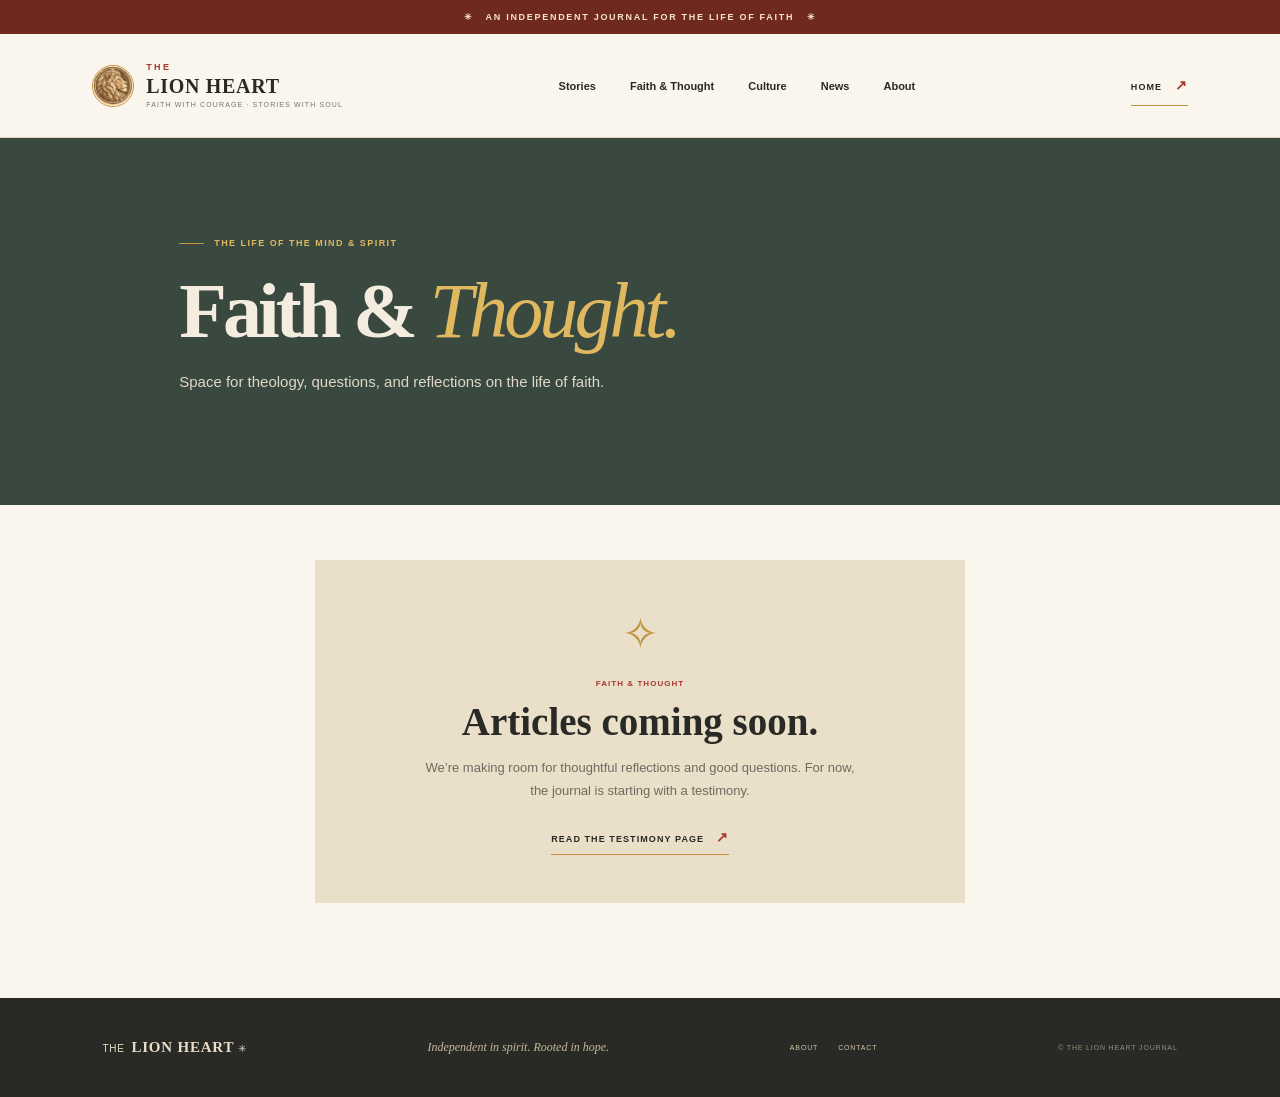
<file: faith.html>
<!doctype html><html lang="en"><head><meta charset="utf-8"><meta name="viewport" content="width=device-width,initial-scale=1"><meta name="description" content="Theology and reflection at The Lion Heart. Articles coming soon."><title>Faith &amp; Thought — The Lion Heart</title><link rel="stylesheet" href="styles.css"></head><body><div class="announcement">✳ &nbsp; AN INDEPENDENT JOURNAL FOR THE LIFE OF FAITH &nbsp; ✳</div><header class="site-header"><a class="brand" href="index.html"><img class="brand-mark brand-seal" src="images/lion-seal-emblem.png" alt=""><span class="brand-type"><span class="brand-the">THE</span><span class="brand-name">LION HEART</span><span class="brand-tagline">FAITH WITH COURAGE · STORIES WITH SOUL</span></span></a><nav class="main-nav"><a href="stories.html">Stories</a><a href="faith.html">Faith &amp; Thought</a><a href="culture.html">Culture</a><a href="news.html">News</a><a href="about.html">About</a></nav><a class="nav-cta" href="index.html">HOME <span>↗</span></a></header><main><section class="page-hero page-green"><p class="eyebrow"><span class="eyebrow-line"></span> THE LIFE OF THE MIND &amp; SPIRIT</p><h1>Faith &amp; <em>Thought.</em></h1><p>Space for theology, questions, and reflections on the life of faith.</p></section><section class="section coming-section"><div class="coming-card"><span class="coming-mark">✧</span><p class="card-meta">FAITH &amp; THOUGHT</p><h2>Articles coming soon.</h2><p>We’re making room for thoughtful reflections and good questions. For now, the journal is starting with a testimony.</p><a class="text-link" href="stories.html">READ THE TESTIMONY PAGE <span>↗</span></a></div></section></main><footer class="site-footer"><a class="footer-brand" href="index.html">THE <strong>LION HEART</strong> ✳</a><p>Independent in spirit. Rooted in hope.</p><nav><a href="about.html">ABOUT</a><a href="mailto:hello@thelionheartjournal.com">CONTACT</a></nav><span class="copyright">© THE LION HEART JOURNAL</span></footer></body></html>
</file>
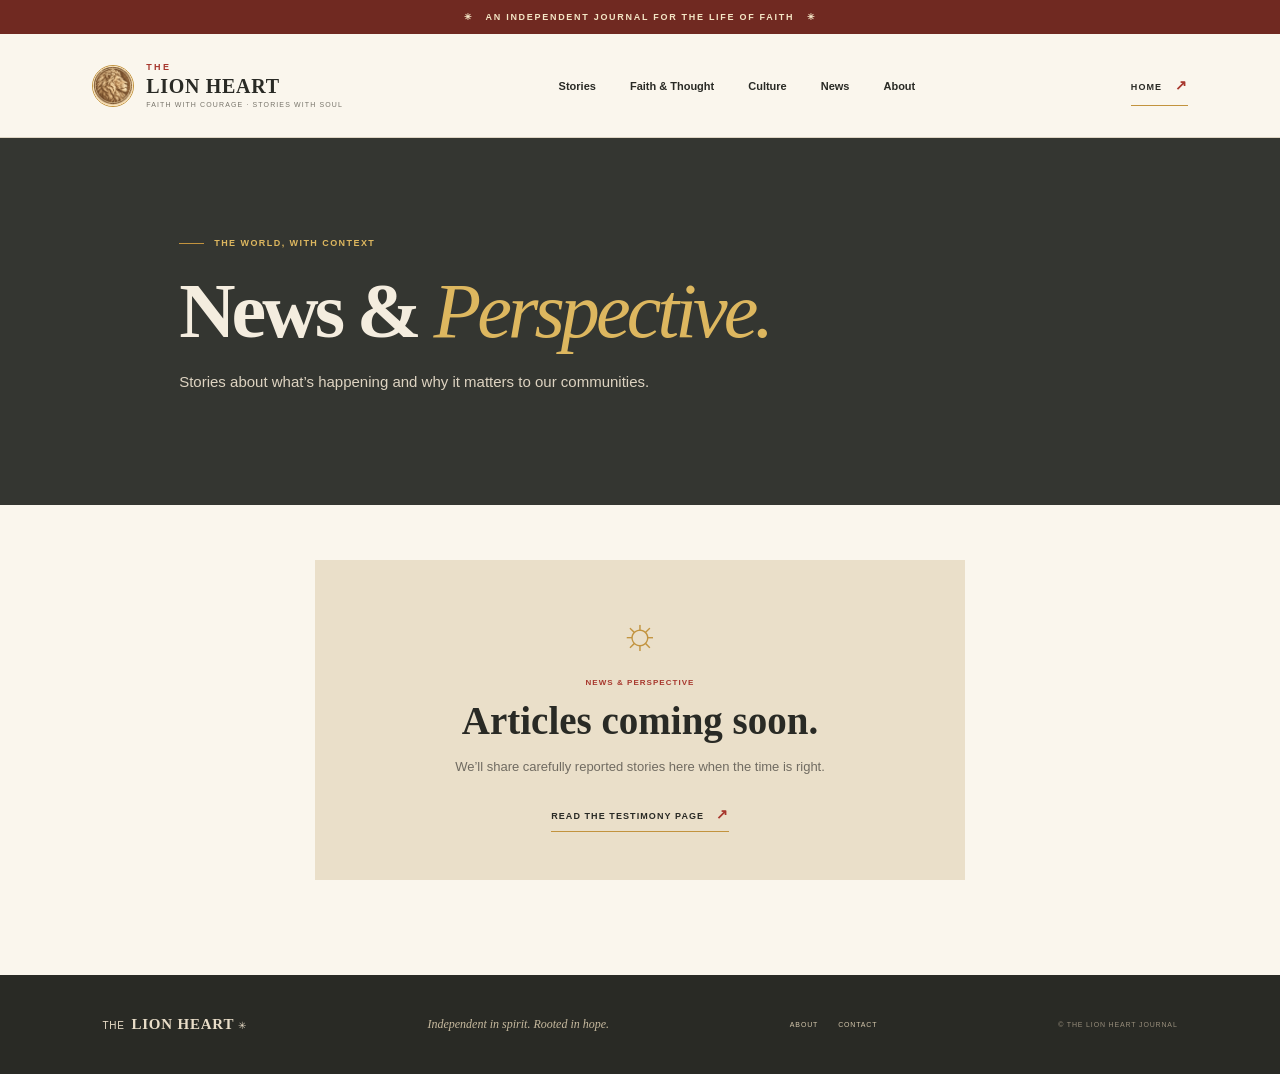
<file: news.html>
<!doctype html><html lang="en"><head><meta charset="utf-8"><meta name="viewport" content="width=device-width,initial-scale=1"><meta name="description" content="News and perspective for Christians. Articles coming soon."><title>News — The Lion Heart</title><link rel="stylesheet" href="styles.css"></head><body><div class="announcement">✳ &nbsp; AN INDEPENDENT JOURNAL FOR THE LIFE OF FAITH &nbsp; ✳</div><header class="site-header"><a class="brand" href="index.html"><img class="brand-mark brand-seal" src="images/lion-seal-emblem.png" alt=""><span class="brand-type"><span class="brand-the">THE</span><span class="brand-name">LION HEART</span><span class="brand-tagline">FAITH WITH COURAGE · STORIES WITH SOUL</span></span></a><nav class="main-nav"><a href="stories.html">Stories</a><a href="faith.html">Faith &amp; Thought</a><a href="culture.html">Culture</a><a href="news.html">News</a><a href="about.html">About</a></nav><a class="nav-cta" href="index.html">HOME <span>↗</span></a></header><main><section class="page-hero page-dark"><p class="eyebrow"><span class="eyebrow-line"></span> THE WORLD, WITH CONTEXT</p><h1>News &amp; <em>Perspective.</em></h1><p>Stories about what’s happening and why it matters to our communities.</p></section><section class="section coming-section"><div class="coming-card"><span class="coming-mark">☼</span><p class="card-meta">NEWS &amp; PERSPECTIVE</p><h2>Articles coming soon.</h2><p>We’ll share carefully reported stories here when the time is right.</p><a class="text-link" href="stories.html">READ THE TESTIMONY PAGE <span>↗</span></a></div></section></main><footer class="site-footer"><a class="footer-brand" href="index.html">THE <strong>LION HEART</strong> ✳</a><p>Independent in spirit. Rooted in hope.</p><nav><a href="about.html">ABOUT</a><a href="mailto:hello@thelionheartjournal.com">CONTACT</a></nav><span class="copyright">© THE LION HEART JOURNAL</span></footer></body></html>
</file>
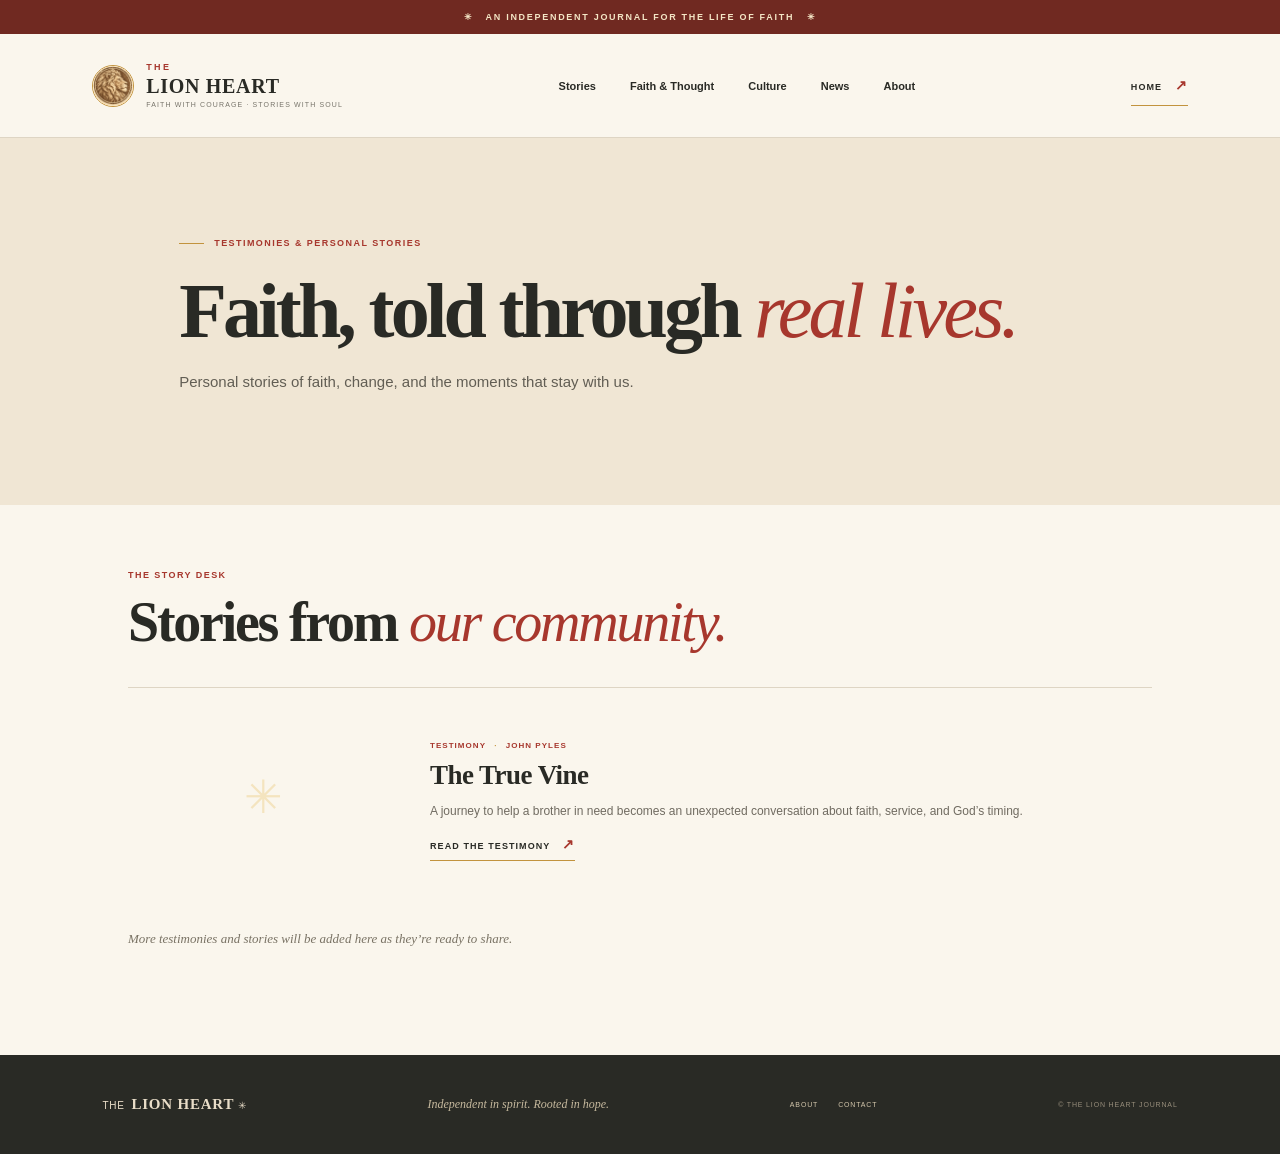
<file: stories.html>
<!doctype html>
<html lang="en">
<head>
  <meta charset="utf-8">
  <meta name="viewport" content="width=device-width, initial-scale=1">
  <meta name="description" content="Testimonies and stories of faith from The Lion Heart journal.">
  <title>Stories &amp; Testimonies — The Lion Heart</title>
  <link rel="stylesheet" href="styles.css">
</head>
<body>
  <div class="announcement">✳ &nbsp; AN INDEPENDENT JOURNAL FOR THE LIFE OF FAITH &nbsp; ✳</div>
  <header class="site-header">
    <a class="brand" href="index.html"><img class="brand-mark brand-seal" src="images/lion-seal-emblem.png" alt=""><span class="brand-type"><span class="brand-the">THE</span><span class="brand-name">LION HEART</span><span class="brand-tagline">FAITH WITH COURAGE · STORIES WITH SOUL</span></span></a>
    <nav class="main-nav" aria-label="Main navigation"><a href="stories.html" aria-current="page">Stories</a><a href="faith.html">Faith &amp; Thought</a><a href="culture.html">Culture</a><a href="news.html">News</a><a href="about.html">About</a></nav>
    <a class="nav-cta" href="index.html">HOME <span>↗</span></a>
  </header>
  <main>
    <section class="page-hero"><p class="eyebrow"><span class="eyebrow-line"></span> TESTIMONIES &amp; PERSONAL STORIES</p><h1>Faith, told through <em>real lives.</em></h1><p>Personal stories of faith, change, and the moments that stay with us.</p></section>
    <section class="section page-list">
      <div class="section-heading"><div><p class="eyebrow">THE STORY DESK</p><h2>Stories from <em>our community.</em></h2></div></div>
      <div class="story-list">
        <article class="story-row"><a href="the-true-vine.html" class="story-art image-journey" aria-label="Read The True Vine"><span>✳</span></a><div><p class="card-meta">TESTIMONY <span>·</span> JOHN PYLES</p><h3><a href="the-true-vine.html">The True Vine</a></h3><p>A journey to help a brother in need becomes an unexpected conversation about faith, service, and God’s timing.</p><a class="text-link" href="the-true-vine.html">READ THE TESTIMONY <span>↗</span></a></div></article>
      </div>
      <p class="editor-note">More testimonies and stories will be added here as they’re ready to share.</p>
    </section>
  </main>
  <footer class="site-footer"><a class="footer-brand" href="index.html">THE <strong>LION HEART</strong> ✳</a><p>Independent in spirit. Rooted in hope.</p><nav><a href="about.html">ABOUT</a><a href="mailto:hello@thelionheartjournal.com">CONTACT</a></nav><span class="copyright">© THE LION HEART JOURNAL</span></footer>
</body>
</html>
</file>
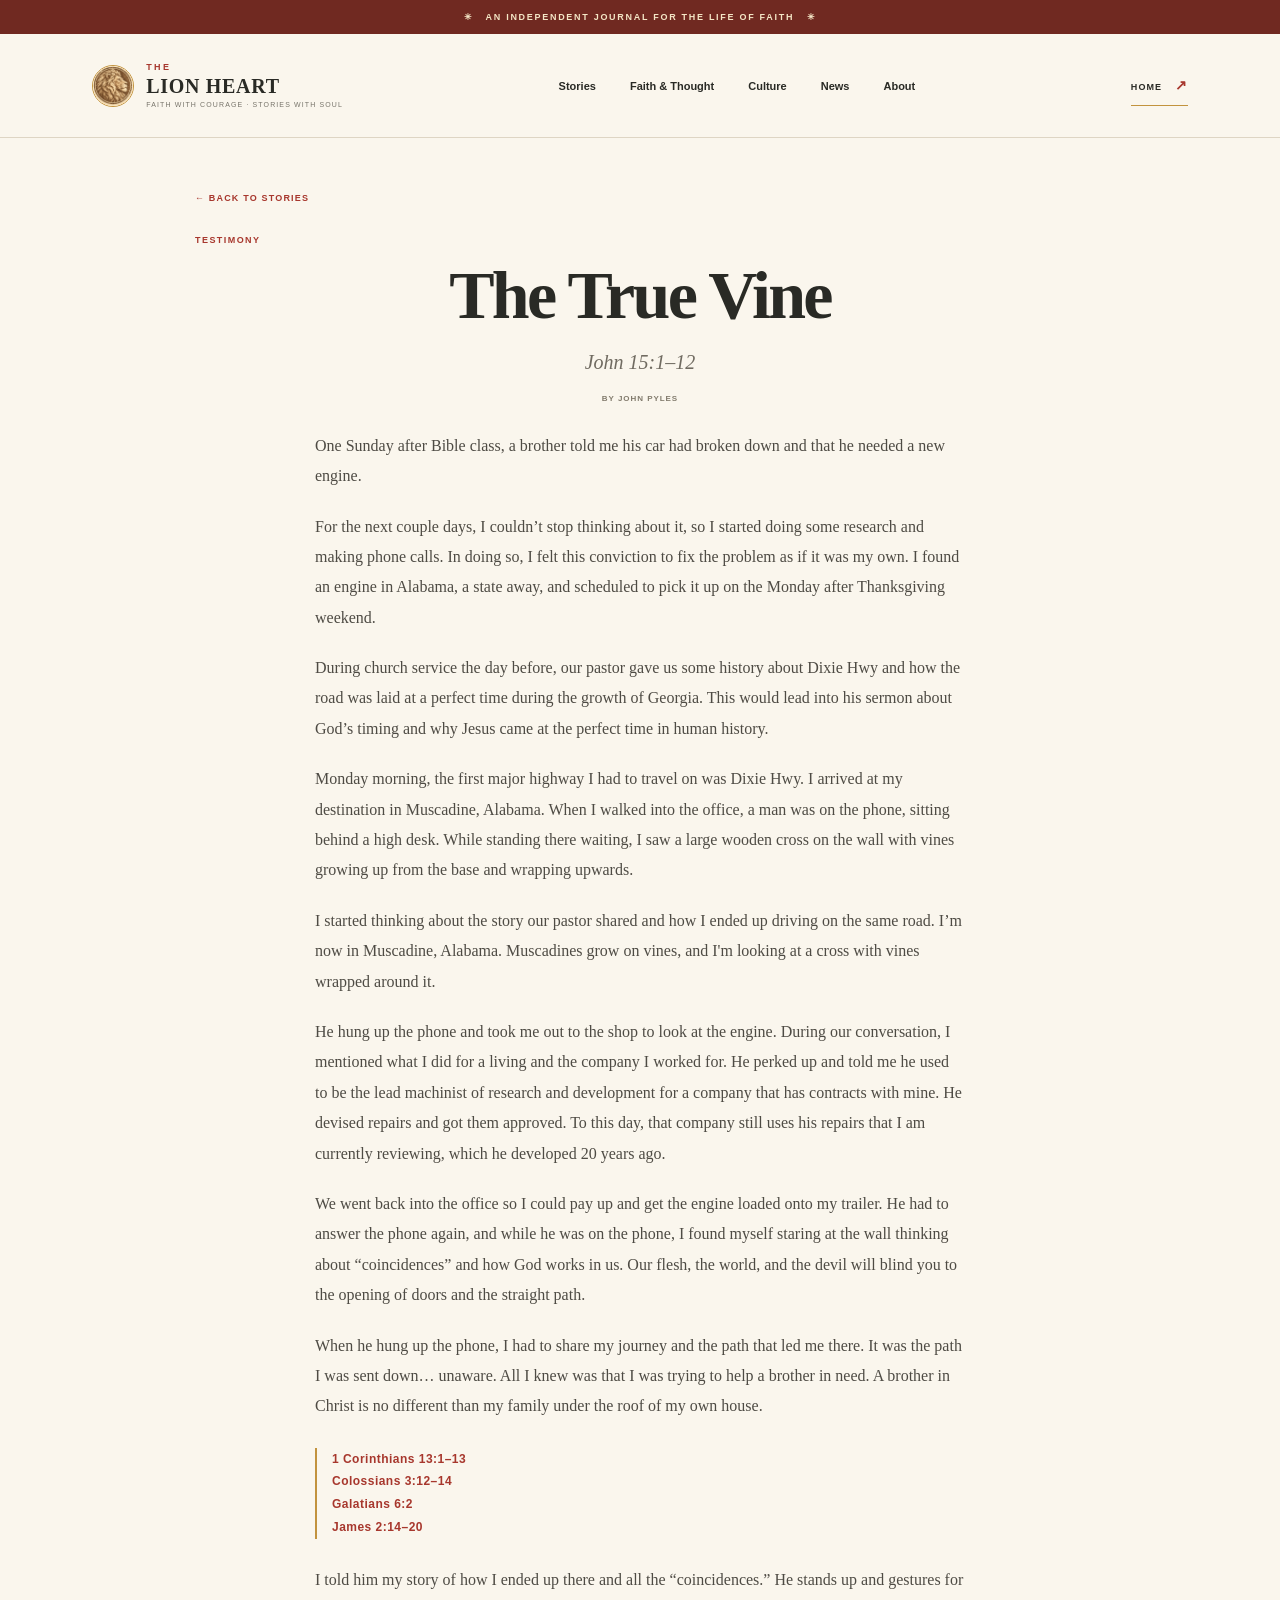
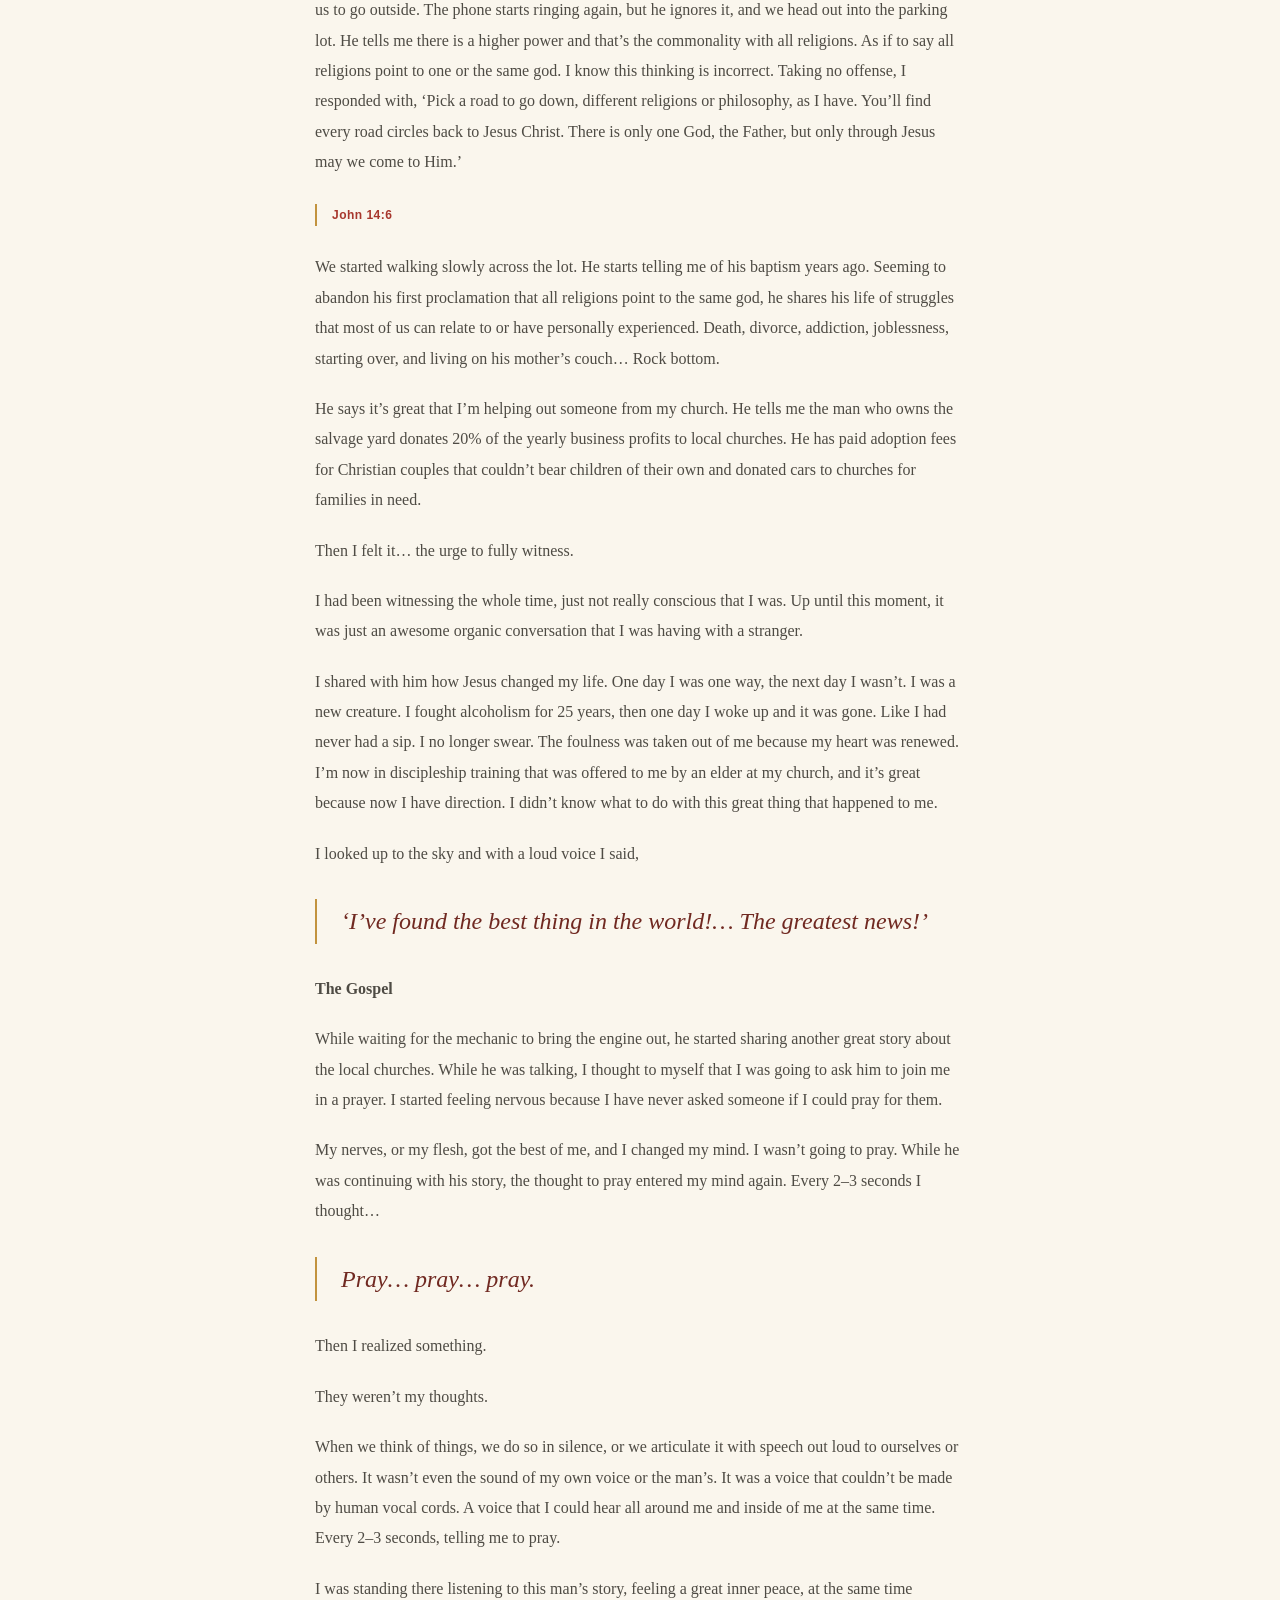
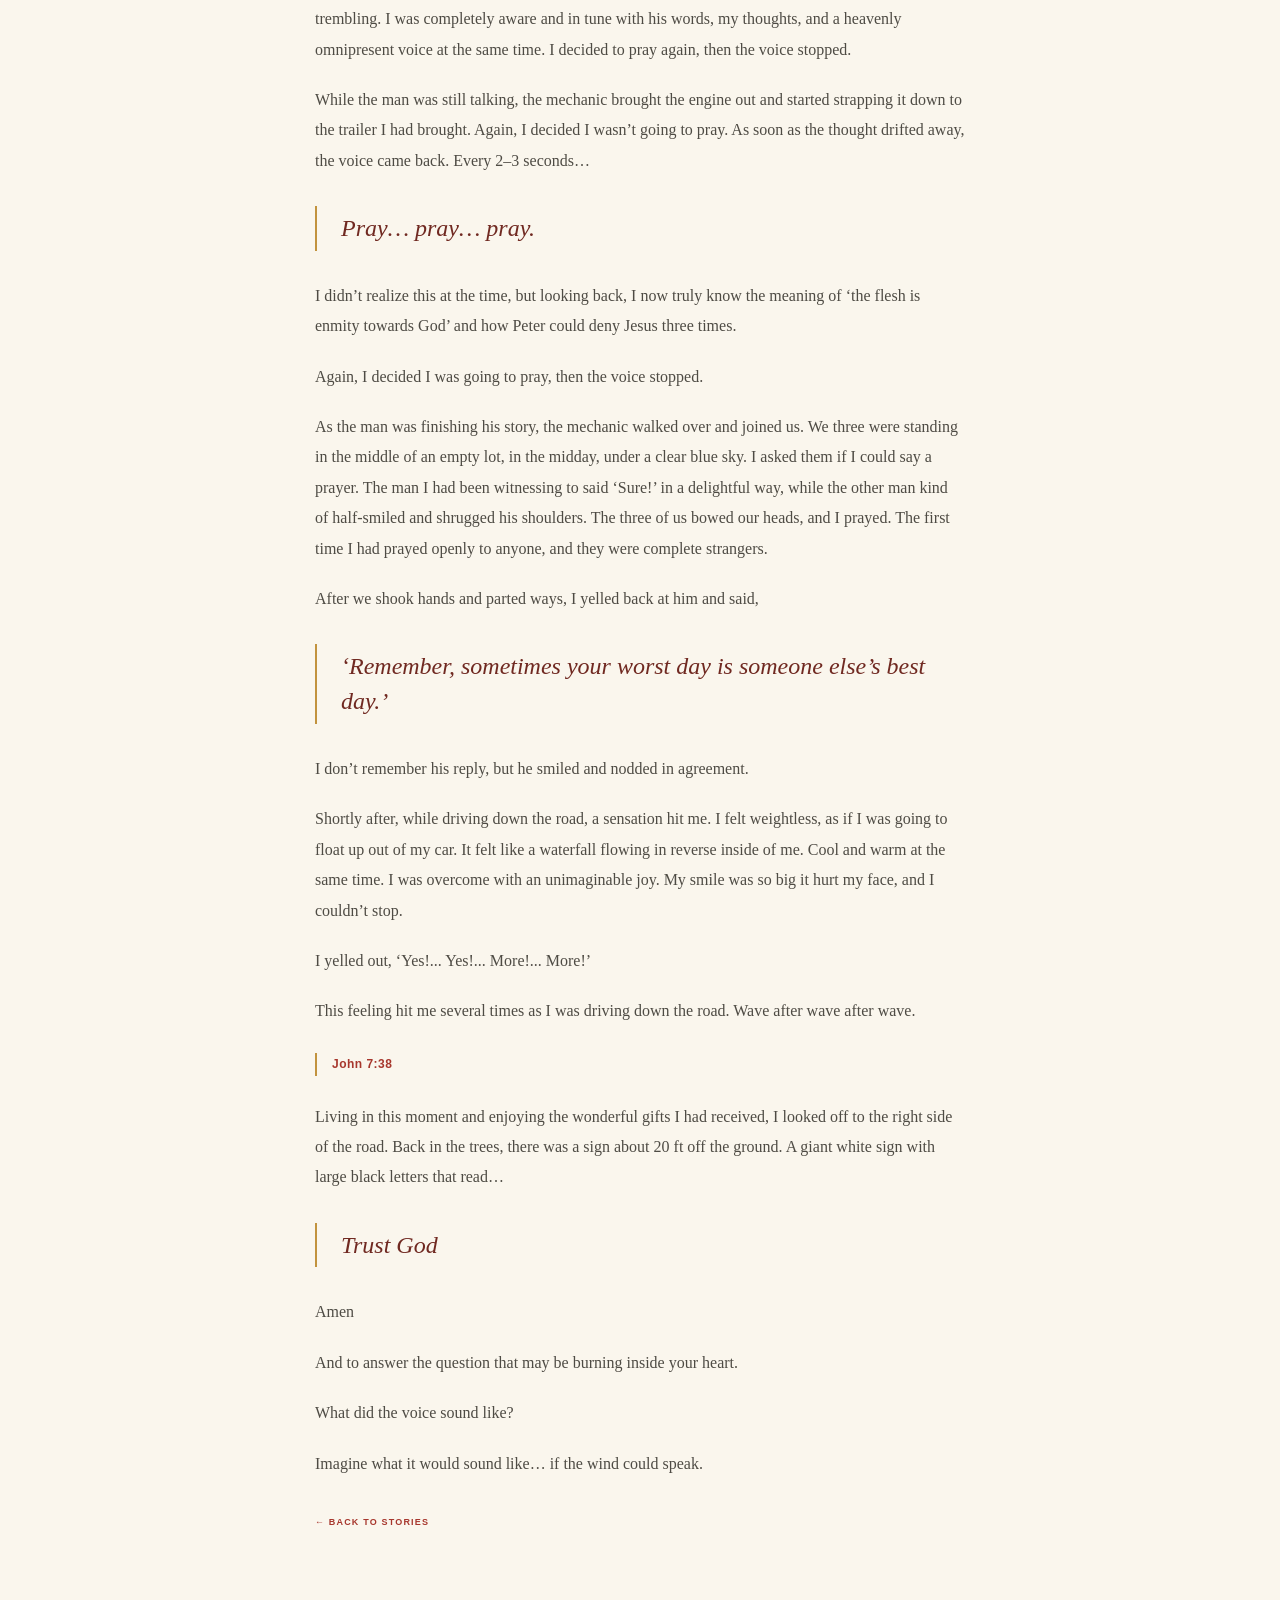
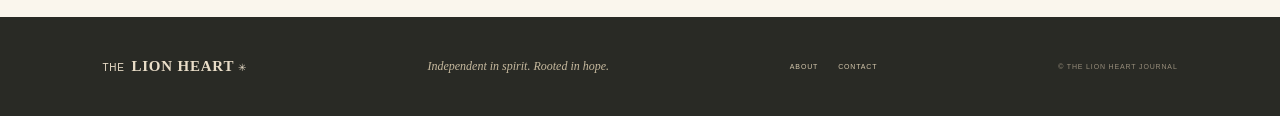
<file: the-true-vine.html>
<!doctype html>
<html lang="en">
<head>
  <meta charset="utf-8">
  <meta name="viewport" content="width=device-width, initial-scale=1">
  <meta name="description" content="John Pyles shares a testimony about service, faith, and an unexpected conversation in Alabama.">
  <title>The True Vine — The Lion Heart</title>
  <link rel="stylesheet" href="styles.css">
</head>
<body>
  <div class="announcement">✳ &nbsp; AN INDEPENDENT JOURNAL FOR THE LIFE OF FAITH &nbsp; ✳</div>
  <header class="site-header">
    <a class="brand" href="index.html"><img class="brand-mark brand-seal" src="images/lion-seal-emblem.png" alt=""><span class="brand-type"><span class="brand-the">THE</span><span class="brand-name">LION HEART</span><span class="brand-tagline">FAITH WITH COURAGE · STORIES WITH SOUL</span></span></a>
    <nav class="main-nav" aria-label="Main navigation"><a href="stories.html">Stories</a><a href="faith.html">Faith &amp; Thought</a><a href="culture.html">Culture</a><a href="news.html">News</a><a href="about.html">About</a></nav>
    <a class="nav-cta" href="index.html">HOME <span>↗</span></a>
  </header>
  <main>
    <article class="article">
      <a class="back-link" href="stories.html">← BACK TO STORIES</a>
      <p class="eyebrow">TESTIMONY</p>
      <h1>The True Vine</h1>
      <p class="article-deck">John 15:1–12</p>
      <div class="article-byline">BY JOHN PYLES</div>
      <div class="article-body">
        <p>One Sunday after Bible class, a brother told me his car had broken down and that he needed a new engine.</p>

        <p>For the next couple days, I couldn’t stop thinking about it, so I started doing some research and making phone calls. In doing so, I felt this conviction to fix the problem as if it was my own. I found an engine in Alabama, a state away, and scheduled to pick it up on the Monday after Thanksgiving weekend.</p>

        <p>During church service the day before, our pastor gave us some history about Dixie Hwy and how the road was laid at a perfect time during the growth of Georgia. This would lead into his sermon about God’s timing and why Jesus came at the perfect time in human history.</p>

        <p>Monday morning, the first major highway I had to travel on was Dixie Hwy. I arrived at my destination in Muscadine, Alabama. When I walked into the office, a man was on the phone, sitting behind a high desk. While standing there waiting, I saw a large wooden cross on the wall with vines growing up from the base and wrapping upwards.</p>

        <p>I started thinking about the story our pastor shared and how I ended up driving on the same road. I’m now in Muscadine, Alabama. Muscadines grow on vines, and I'm looking at a cross with vines wrapped around it.</p>

        <p>He hung up the phone and took me out to the shop to look at the engine. During our conversation, I mentioned what I did for a living and the company I worked for. He perked up and told me he used to be the lead machinist of research and development for a company that has contracts with mine. He devised repairs and got them approved. To this day, that company still uses his repairs that I am currently reviewing, which he developed 20 years ago.</p>

        <p>We went back into the office so I could pay up and get the engine loaded onto my trailer. He had to answer the phone again, and while he was on the phone, I found myself staring at the wall thinking about “coincidences” and how God works in us. Our flesh, the world, and the devil will blind you to the opening of doors and the straight path.</p>

        <p>When he hung up the phone, I had to share my journey and the path that led me there. It was the path I was sent down… unaware. All I knew was that I was trying to help a brother in need. A brother in Christ is no different than my family under the roof of my own house.</p>

        <p class="scripture-list">1 Corinthians 13:1–13<br>Colossians 3:12–14<br>Galatians 6:2<br>James 2:14–20</p>

        <p>I told him my story of how I ended up there and all the “coincidences.” He stands up and gestures for us to go outside. The phone starts ringing again, but he ignores it, and we head out into the parking lot. He tells me there is a higher power and that’s the commonality with all religions. As if to say all religions point to one or the same god. I know this thinking is incorrect. Taking no offense, I responded with, ‘Pick a road to go down, different religions or philosophy, as I have. You’ll find every road circles back to Jesus Christ. There is only one God, the Father, but only through Jesus may we come to Him.’</p>

        <p class="scripture-list">John 14:6</p>

        <p>We started walking slowly across the lot. He starts telling me of his baptism years ago. Seeming to abandon his first proclamation that all religions point to the same god, he shares his life of struggles that most of us can relate to or have personally experienced. Death, divorce, addiction, joblessness, starting over, and living on his mother’s couch… Rock bottom.</p>

        <p>He says it’s great that I’m helping out someone from my church. He tells me the man who owns the salvage yard donates 20% of the yearly business profits to local churches. He has paid adoption fees for Christian couples that couldn’t bear children of their own and donated cars to churches for families in need.</p>

        <p>Then I felt it… the urge to fully witness.</p>

        <p>I had been witnessing the whole time, just not really conscious that I was. Up until this moment, it was just an awesome organic conversation that I was having with a stranger.</p>

        <p>I shared with him how Jesus changed my life. One day I was one way, the next day I wasn’t. I was a new creature. I fought alcoholism for 25 years, then one day I woke up and it was gone. Like I had never had a sip. I no longer swear. The foulness was taken out of me because my heart was renewed. I’m now in discipleship training that was offered to me by an elder at my church, and it’s great because now I have direction. I didn’t know what to do with this great thing that happened to me.</p>

        <p>I looked up to the sky and with a loud voice I said,</p>

        <blockquote>‘I’ve found the best thing in the world!… The greatest news!’</blockquote>

        <p><strong>The Gospel</strong></p>

        <p>While waiting for the mechanic to bring the engine out, he started sharing another great story about the local churches. While he was talking, I thought to myself that I was going to ask him to join me in a prayer. I started feeling nervous because I have never asked someone if I could pray for them.</p>

        <p>My nerves, or my flesh, got the best of me, and I changed my mind. I wasn’t going to pray. While he was continuing with his story, the thought to pray entered my mind again. Every 2–3 seconds I thought…</p>

        <blockquote>Pray… pray… pray.</blockquote>

        <p>Then I realized something.</p>

        <p>They weren’t my thoughts.</p>

        <p>When we think of things, we do so in silence, or we articulate it with speech out loud to ourselves or others. It wasn’t even the sound of my own voice or the man’s. It was a voice that couldn’t be made by human vocal cords. A voice that I could hear all around me and inside of me at the same time. Every 2–3 seconds, telling me to pray.</p>

        <p>I was standing there listening to this man’s story, feeling a great inner peace, at the same time trembling. I was completely aware and in tune with his words, my thoughts, and a heavenly omnipresent voice at the same time. I decided to pray again, then the voice stopped.</p>

        <p>While the man was still talking, the mechanic brought the engine out and started strapping it down to the trailer I had brought. Again, I decided I wasn’t going to pray. As soon as the thought drifted away, the voice came back. Every 2–3 seconds…</p>

        <blockquote>Pray… pray… pray.</blockquote>

        <p>I didn’t realize this at the time, but looking back, I now truly know the meaning of ‘the flesh is enmity towards God’ and how Peter could deny Jesus three times.</p>

        <p>Again, I decided I was going to pray, then the voice stopped.</p>

        <p>As the man was finishing his story, the mechanic walked over and joined us. We three were standing in the middle of an empty lot, in the midday, under a clear blue sky. I asked them if I could say a prayer. The man I had been witnessing to said ‘Sure!’ in a delightful way, while the other man kind of half-smiled and shrugged his shoulders. The three of us bowed our heads, and I prayed. The first time I had prayed openly to anyone, and they were complete strangers.</p>

        <p>After we shook hands and parted ways, I yelled back at him and said,</p>

        <blockquote>‘Remember, sometimes your worst day is someone else’s best day.’</blockquote>

        <p>I don’t remember his reply, but he smiled and nodded in agreement.</p>

        <p>Shortly after, while driving down the road, a sensation hit me. I felt weightless, as if I was going to float up out of my car. It felt like a waterfall flowing in reverse inside of me. Cool and warm at the same time. I was overcome with an unimaginable joy. My smile was so big it hurt my face, and I couldn’t stop.</p>

        <p>I yelled out, ‘Yes!... Yes!... More!... More!’</p>

        <p>This feeling hit me several times as I was driving down the road. Wave after wave after wave.</p>

        <p class="scripture-list">John 7:38</p>

        <p>Living in this moment and enjoying the wonderful gifts I had received, I looked off to the right side of the road. Back in the trees, there was a sign about 20 ft off the ground. A giant white sign with large black letters that read…</p>

        <blockquote>Trust God</blockquote>

        <p>Amen</p>

        <p>And to answer the question that may be burning inside your heart.</p>

        <p>What did the voice sound like?</p>

        <p>Imagine what it would sound like… if the wind could speak.</p>
      </div>
      <a class="back-link" href="stories.html">← BACK TO STORIES</a>
    </article>
  </main>
  <footer class="site-footer"><a class="footer-brand" href="index.html">THE <strong>LION HEART</strong> ✳</a><p>Independent in spirit. Rooted in hope.</p><nav><a href="about.html">ABOUT</a><a href="mailto:hello@thelionheartjournal.com">CONTACT</a></nav><span class="copyright">© THE LION HEART JOURNAL</span></footer>
</body>
</html>
</file>
<file: styles.css>
:root{--cream:#f4eddf;--paper:#faf6ed;--ink:#292a25;--muted:#77746a;--red:#a7372d;--red-dark:#702921;--gold:#c2933e;--line:#ded5c4;--display:'Playfair Display',Georgia,serif;--sans:'DM Sans',Arial,sans-serif}*{box-sizing:border-box}html{scroll-behavior:smooth}body{margin:0;background:var(--paper);color:var(--ink);font-family:var(--sans);-webkit-font-smoothing:antialiased}.announcement{height:34px;background:var(--red-dark);color:#f4e6c6;display:flex;align-items:center;justify-content:center;gap:14px;font-size:9px;font-weight:700;letter-spacing:.19em}.announcement-mark{color:#d5a84f;font-size:12px}.site-header{height:104px;padding:0 7.2%;display:flex;align-items:center;justify-content:space-between;border-bottom:1px solid var(--line);background:var(--paper)}.brand{display:flex;align-items:center;gap:12px;text-decoration:none;color:var(--ink)}.brand-mark{width:42px;height:42px;fill:none;stroke:var(--gold);stroke-width:1.6}.brand-mark circle{fill:var(--red);stroke:var(--red)}.brand-type{display:grid;line-height:1}.brand-the{font-size:9px;letter-spacing:.27em;color:var(--red);font-weight:700;margin-bottom:4px}.brand-name{font-family:var(--display);font-size:20px;letter-spacing:.035em;font-weight:700}.brand-tagline{font-size:7px;letter-spacing:.16em;margin-top:5px;color:var(--muted)}.main-nav{display:flex;gap:34px}.main-nav a,.nav-cta{text-decoration:none;color:var(--ink);font-weight:600;font-size:11px}.main-nav a:hover,.text-link:hover{color:var(--red)}.nav-cta{font-size:9px;letter-spacing:.12em;border-bottom:1px solid var(--gold);padding:12px 0}.nav-cta span{color:var(--red);font-size:14px;margin-left:9px}.hero{display:grid;grid-template-columns:48% 52%;min-height:600px;position:relative;overflow:hidden;background:#f0e6d4}.hero-copy{padding:78px 8% 76px 15%;position:relative;z-index:1}.eyebrow{font-size:9px;font-weight:700;letter-spacing:.16em;color:var(--red);display:flex;align-items:center;gap:10px;margin:0 0 22px}.eyebrow-line{height:1px;width:25px;background:var(--gold);display:inline-block}.hero h1{font:600 clamp(52px,6.2vw,83px)/.99 var(--display);letter-spacing:-.055em;margin:0 0 23px}.hero h1 em,.section-heading h2 em,.newsletter h2 em{font-weight:500;color:var(--red)}.hero-intro{max-width:355px;font:15px/1.75 var(--sans);color:#5c5951;margin:0 0 26px}.button{display:inline-flex;align-items:center;gap:28px;padding:15px 19px;text-decoration:none;font-size:9px;letter-spacing:.13em;font-weight:700}.button-dark{background:var(--ink);color:var(--paper)}.button-dark span{color:#d4a74b;font-size:16px}.hero-note{position:absolute;bottom:36px;left:15%;display:flex;align-items:center;gap:12px;font-size:8px;line-height:1.6;letter-spacing:.14em;font-weight:700;color:#8b8170}.note-star{font-size:25px;color:var(--gold)}.hero-art{position:relative;min-height:600px;overflow:hidden;background:linear-gradient(155deg,#d8ac62 0%,#c78b4b 42%,#9b4433 100%)}.art-sun{position:absolute;width:225px;height:225px;border-radius:50%;background:#f0d894;top:80px;left:42%;box-shadow:0 0 0 25px #f0d89422,0 0 0 55px #f0d89412}.art-halo{position:absolute;width:410px;height:410px;left:31%;top:-15px;border:1px solid #f7e6bc66;border-radius:50%}.art-cross{position:absolute;top:190px;left:55%;font-size:30px;color:#fff1c6}.landscape{position:absolute;bottom:0;width:100%;height:78%;}.mountain-back{fill:#b35d45}.mountain-mid{fill:#853b32}.mountain-front{fill:#542c2a}.ridge-line{stroke:#efca82;stroke-width:2;fill:none;opacity:.7}.art-caption{position:absolute;bottom:21px;left:26px;right:26px;display:flex;justify-content:space-between;color:#f4e6c6;font-size:8px;font-weight:700;letter-spacing:.15em;z-index:2}.art-stamp{position:absolute;top:54px;right:45px;width:94px;height:94px;border:1px solid #fff0c699;border-radius:50%;display:flex;flex-direction:column;align-items:center;justify-content:center;gap:2px;color:#fff0c6;font-size:10px;text-align:center;transform:rotate(9deg)}.art-stamp span{font-size:8px;letter-spacing:.12em;line-height:1.4;font-weight:700}.hero-index{position:absolute;bottom:22px;left:50%;font-size:9px;letter-spacing:.13em;font-weight:700}.hero-index span{color:var(--gold);padding:0 5px}.ticker{overflow:hidden;background:var(--red);height:47px;display:flex;align-items:center;color:#f4e6c6}.ticker-track{width:100%;display:flex;align-items:center;justify-content:space-around;gap:28px;white-space:nowrap;font-size:9px;font-weight:600;letter-spacing:.17em}.ticker i{font-style:normal;color:#d9ae5d;font-size:15px}.section{padding:95px 10%}.section-heading{display:flex;justify-content:space-between;align-items:end;margin-bottom:35px}.section-heading .eyebrow{margin-bottom:13px}.section-heading h2,.newsletter h2{font:600 clamp(38px,4.4vw,56px)/1.06 var(--display);letter-spacing:-.04em;margin:0}.text-link{font-size:9px;text-decoration:none;color:var(--ink);letter-spacing:.12em;font-weight:700;border-bottom:1px solid var(--gold);padding:0 0 9px}.text-link span{color:var(--red);font-size:14px;margin-left:8px}.feature-grid{display:grid;grid-template-columns:1.12fr .88fr;gap:38px}.card-image{height:298px;display:block;position:relative;overflow:hidden}.card-image svg{width:100%;height:100%;display:block;transition:transform .5s}.card-image:hover svg{transform:scale(1.04)}.image-label{position:absolute;top:14px;left:14px;background:var(--paper);padding:8px 10px;font-size:8px;font-weight:700;letter-spacing:.13em;color:var(--red);z-index:1}.card-content{padding:20px 4px 0}.card-meta{font-size:8px;letter-spacing:.13em;font-weight:700;color:var(--red);margin:0 0 10px}.card-meta span,.byline span{color:var(--gold);padding:0 5px}.card-content h3,.side-content h3{font:600 27px/1.2 var(--display);letter-spacing:-.025em;margin:0 0 9px}.card-content h3 a,.side-content h3 a{color:inherit;text-decoration:none}.card-content h3 a:hover,.side-content h3 a:hover{color:var(--red)}.card-excerpt{font-size:12px;line-height:1.7;max-width:480px;color:#6e6a61;margin:0 0 14px}.byline{font-size:8px;font-weight:700;letter-spacing:.09em;color:#898276;margin:0}.side-stories{display:flex;flex-direction:column;gap:23px}.side-card{display:grid;grid-template-columns:43% 1fr;gap:19px;align-items:center}.side-image{height:158px;position:relative;display:block;overflow:hidden;text-decoration:none}.image-lamp{background:#33423c}.lamp-glow{position:absolute;width:100px;height:100px;border-radius:50%;background:#e7b96866;left:30%;top:14%;filter:blur(16px)}.lamp{position:absolute;top:30px;left:40%;color:#edc574;font-size:70px;text-shadow:0 0 35px #f0c56a}.image-film{background:#d2a45a}.film-sun{position:absolute;width:65px;height:65px;background:#f3dd9e;border-radius:50%;top:26px;right:28px}.film-hill{position:absolute;width:140%;height:90px;background:#9c4b39;border-radius:50% 50% 0 0;bottom:-38px;left:-13%}.film-hill-two{background:#68332f;bottom:-64px;left:20%}.film-rating{position:absolute;bottom:12px;left:12px;font-size:11px;letter-spacing:2px;color:#f8e8bf}.side-content h3{font-size:21px;margin-bottom:9px}.side-content .byline{font-size:7px}.quote-band{position:relative;background:#eadfc9;padding:62px 18%;text-align:center;overflow:hidden}.quote-symbol{font:80px/0.6 var(--display);color:var(--gold)}.quote-band blockquote{font:500 clamp(22px,3vw,34px)/1.35 var(--display);max-width:780px;margin:17px auto 19px}.quote-credit{font-size:8px;font-weight:700;letter-spacing:.18em;color:var(--red)}.quote-spark{position:absolute;right:12%;top:45%;font-size:55px;color:#d2bd91;opacity:.55}.explore-section{padding-top:90px;padding-bottom:100px}.heading-note{font:italic 15px/1.6 var(--display);color:#716c60;margin:0 0 4px}.category-grid{display:grid;grid-template-columns:repeat(4,1fr);gap:12px}.category-card{height:235px;padding:20px;position:relative;text-decoration:none;color:#f6ecd7;display:flex;flex-direction:column;justify-content:flex-end;overflow:hidden}.category-card:after{content:"";position:absolute;width:180px;height:180px;border:1px solid #fff5d42e;border-radius:50%;right:-65px;top:-72px;transition:transform .4s}.category-card:hover:after{transform:scale(1.3)}.cat-stories{background:#9e3d31}.cat-thought{background:#3f5045}.cat-culture{background:#bd8b42}.cat-news{background:#443b35}.category-number{position:absolute;top:19px;left:20px;font-size:8px;letter-spacing:.15em;color:#f1d99d}.category-icon{position:absolute;top:39px;right:26px;color:#f2d393;font-size:37px}.category-card h3{font:500 24px/1.1 var(--display);margin:0 0 17px;position:relative;z-index:1}.category-link{font-size:7px;font-weight:700;letter-spacing:.1em;color:#ead29a;position:relative;z-index:1}.newsletter{background:#e6d7bd;padding:66px 12%;display:grid;grid-template-columns:1fr 1fr;gap:80px;align-items:center;position:relative;overflow:hidden}.newsletter-ornament{position:absolute;left:-51px;top:-87px;font-size:220px;color:#d7c5a4;opacity:.5}.newsletter-copy,.newsletter-form{position:relative;z-index:1}.newsletter-copy .eyebrow{margin-bottom:15px}.newsletter h2{font-size:48px}.newsletter-copy>p:last-child{font-size:12px;line-height:1.7;color:#6d6659;max-width:360px;margin:15px 0 0}.newsletter-form label{font-size:8px;letter-spacing:.15em;font-weight:700;display:block;margin-bottom:9px}.email-row{display:flex;border-bottom:1px solid #8f8066}.email-row input{background:transparent;border:0;outline:0;flex:1;padding:13px 3px;font:13px var(--sans);color:var(--ink)}.email-row button{background:transparent;border:0;color:var(--red);font-size:22px;cursor:pointer}.newsletter-form small{display:block;font-size:7px;letter-spacing:.11em;color:#807564;margin-top:10px}.site-footer{padding:30px 8%;display:flex;align-items:center;justify-content:space-between;gap:20px;background:#292a25;color:#e9ddc8}.footer-brand{text-decoration:none;color:inherit;font:10px var(--sans);letter-spacing:.08em}.footer-brand strong{font:700 15px var(--display);margin-left:3px}.footer-brand span{color:var(--gold);margin-left:8px}.site-footer>p{font:italic 12px var(--display);color:#c6b99e}.site-footer nav{display:flex;gap:20px}.site-footer nav a,.copyright{font-size:7px;letter-spacing:.12em;color:#d5c8ad;text-decoration:none}.site-footer nav a:hover{color:#e3b84e}.copyright{color:#978d7b}
@media(max-width:900px){.site-header{padding:0 5%}.main-nav{gap:17px}.nav-cta{display:none}.hero-copy{padding-left:10%}.hero-note{left:10%}.section{padding-left:7%;padding-right:7%}.feature-grid{gap:24px}.side-card{grid-template-columns:39% 1fr;gap:13px}.side-image{height:140px}.side-content h3{font-size:18px}.category-card{padding:15px;height:215px}.category-card h3{font-size:20px}.newsletter{padding-left:9%;padding-right:9%;gap:40px}}
@media(max-width:650px){.announcement{font-size:7px;letter-spacing:.1em}.site-header{height:auto;min-height:84px;padding:14px 6%;flex-wrap:wrap;gap:13px}.brand-mark{width:35px;height:35px}.brand-name{font-size:18px}.main-nav{order:2;width:100%;justify-content:space-between;gap:8px;padding:5px 0 1px}.main-nav a{font-size:10px}.hero{grid-template-columns:1fr}.hero-copy{padding:57px 8% 85px}.hero h1{font-size:65px}.hero-intro{font-size:14px}.hero-note{left:auto;right:8%;bottom:31px}.hero-art{min-height:380px}.hero-index{display:none}.art-sun{width:165px;height:165px;top:48px}.art-halo{width:310px;height:310px}.art-stamp{right:25px;top:30px;width:78px;height:78px}.landscape{height:86%}.ticker{height:41px}.ticker-track{justify-content:flex-start;gap:20px;animation:none;min-width:730px}.section{padding:66px 7%}.section-heading{align-items:start;gap:20px}.section-heading h2{font-size:42px}.text-link{font-size:7px;white-space:nowrap;margin-top:30px}.feature-grid{grid-template-columns:1fr;gap:30px}.card-image{height:230px}.card-content h3{font-size:25px}.side-card{grid-template-columns:40% 1fr;gap:15px}.side-image{height:132px}.side-content h3{font-size:18px}.quote-band{padding:54px 9%}.quote-band blockquote{font-size:25px}.quote-spark{right:4%;font-size:36px}.heading-note{display:none}.category-grid{grid-template-columns:repeat(2,1fr)}.category-card{height:195px}.newsletter{grid-template-columns:1fr;gap:28px;padding:56px 8%}.newsletter h2{font-size:44px}.site-footer{padding:26px 7%;flex-wrap:wrap}.site-footer>p{order:3;width:100%;margin:0}.site-footer nav{gap:13px}.copyright{order:4;width:100%}}
@media(prefers-reduced-motion:reduce){html{scroll-behavior:auto}*,*:before,*:after{transition:none!important}}
.brand-mark:not(svg){width:42px;height:42px;display:grid;place-items:center;border:1px solid var(--gold);border-radius:50%;color:var(--red);font-size:23px}.page-hero{padding:100px 14% 95px;background:#f0e6d4;min-height:330px}.page-hero h1{font:600 clamp(48px,7vw,78px)/1.04 var(--display);letter-spacing:-.05em;margin:0 0 18px;max-width:850px}.page-hero h1 em{color:var(--red);font-weight:500}.page-hero>p:last-child{font-size:15px;line-height:1.7;color:#625e54;max-width:590px}.page-green{background:#394940;color:#f4eddf}.page-green h1 em,.page-green .eyebrow{color:#e0b85f}.page-green>p:last-child{color:#e0d8c7}.page-gold{background:#dbb46f}.page-gold h1 em{color:#87392e}.page-dark{background:#343631;color:#f4eddf}.page-dark h1 em,.page-dark .eyebrow{color:#ddb75f}.page-dark>p:last-child{color:#ddd3c1}.page-list{padding-top:65px}.story-list{display:flex;flex-direction:column}.story-row{display:grid;grid-template-columns:270px 1fr;gap:32px;align-items:center;padding:24px 0;border-top:1px solid var(--line)}.story-art{height:170px;display:grid;place-items:center;text-decoration:none;color:#f4e4bf;font:46px var(--display);overflow:hidden}.story-art span{z-index:1}.story-row h3{font:600 27px/1.18 var(--display);letter-spacing:-.02em;margin:0 0 9px}.story-row h3 a{color:var(--ink);text-decoration:none}.story-row h3 a:hover{color:var(--red)}.story-row>div>p:not(.card-meta):not(.byline){font-size:12px;line-height:1.7;color:#706b61;margin:0 0 13px}.editor-note{font:italic 13px var(--display);color:#797264;margin-top:25px}.about-body{padding-top:75px}.about-lead{display:flex;align-items:center;gap:30px;border-bottom:1px solid var(--line);padding-bottom:34px}.about-ornament{font-size:72px;color:var(--gold)}.about-lead h2{font:600 clamp(34px,5vw,55px)/1.08 var(--display);margin:0;max-width:600px}.about-lead h2 em{font-weight:500;color:var(--red)}.about-columns{display:grid;grid-template-columns:1fr 1fr;gap:44px;max-width:900px;margin:34px auto 58px}.about-columns p{font:16px/1.85 var(--display);color:#555148;margin:0}.values-grid{display:grid;grid-template-columns:repeat(3,1fr);gap:16px}.values-grid article{border-top:2px solid var(--gold);padding:17px 15px}.values-grid article>span{color:var(--red);font-size:9px;font-weight:700;letter-spacing:.15em}.values-grid h3{font:600 24px var(--display);margin:12px 0 8px}.values-grid p{font-size:12px;line-height:1.7;color:#706b61}.about-contact{margin-top:75px;padding:40px;background:#eadfc9}.about-contact h2{font:600 34px var(--display);margin:0}.about-contact p{font-size:13px;color:#706b61;margin-bottom:22px}.article{max-width:950px;margin:auto;padding:55px 30px 90px}.back-link{display:inline-block;text-decoration:none;color:var(--red);font-size:9px;font-weight:700;letter-spacing:.13em;margin-bottom:32px}.article>.eyebrow{margin-bottom:14px}.article h1{font:600 clamp(40px,6vw,68px)/1.07 var(--display);letter-spacing:-.04em;margin:0 auto 15px;max-width:800px}.article-deck{font:italic 20px/1.5 var(--display);color:#706b61;max-width:690px;margin:0 auto 17px}.article-byline{font-size:8px;font-weight:700;letter-spacing:.12em;color:#817a6c;text-align:center;margin:0 auto 28px}.article-byline span{color:var(--gold);padding:0 8px}.article{text-align:center}.article .back-link:first-child{display:block;text-align:left}.article-art{height:340px;max-width:850px;margin:0 auto 44px;display:grid;place-items:center;color:#f6e5be;font-size:55px}.article-body{text-align:left;max-width:650px;margin:0 auto}.article-body p{font:16px/1.9 var(--display);color:#4e4b44;margin:0 0 20px}.article-body .dropcap:first-letter{float:left;font:64px/.85 var(--display);color:var(--red);padding:8px 9px 0 0}.article-body h2{font:600 29px var(--display);margin:40px 0 14px}.article-body blockquote{border-left:2px solid var(--gold);margin:30px 0;padding:5px 0 5px 24px;font:italic 24px/1.45 var(--display);color:var(--red-dark)}.article-disclaimer{font:italic 11px var(--sans)!important;color:#8b8374!important;border-top:1px solid var(--line);padding-top:15px;margin-top:35px!important}.review-score{color:var(--gold)!important;font-size:24px!important}.review-score span{font:700 9px var(--sans);letter-spacing:.14em;color:var(--red);padding-left:12px}.article>.back-link:last-child{display:block;text-align:left;max-width:650px;margin:38px auto 0}
@media(max-width:650px){.page-hero{padding:69px 8% 60px;min-height:0}.page-hero h1{font-size:49px}.page-hero>p:last-child{font-size:13px}.story-row{grid-template-columns:110px 1fr;gap:15px;padding:18px 0}.story-art{height:115px}.story-row h3{font-size:19px}.story-row>div>p:not(.card-meta):not(.byline){font-size:10px;line-height:1.5}.story-row .byline{font-size:6px}.about-columns{grid-template-columns:1fr;gap:19px}.about-columns p{font-size:15px}.about-lead{gap:15px}.about-ornament{font-size:46px}.about-lead h2{font-size:34px}.values-grid{grid-template-columns:1fr;gap:4px}.values-grid article{padding:14px}.article{padding:38px 7% 65px}.article h1{font-size:42px}.article-deck{font-size:17px}.article-art{height:230px}.article-body p{font-size:15px}.article-body h2{font-size:25px}.article-body blockquote{font-size:21px}.article .back-link:first-child{margin-bottom:25px}}
.welcome-card{display:grid;grid-template-columns:180px 1fr;align-items:center;gap:30px;padding:35px;background:#eadfc9}.welcome-sun{width:145px;height:145px;border:1px solid #c2933e;border-radius:50%;display:grid;place-items:center;color:#a7372d;font-size:68px}.welcome-card h3{font:600 32px/1.15 var(--display);margin:0 0 10px}.welcome-card .card-excerpt{max-width:600px}.welcome-card .text-link{display:inline-block;margin-top:7px}.coming-section{padding-top:55px;padding-bottom:95px}.coming-card{max-width:650px;margin:0 auto;padding:48px;text-align:center;background:#eadfc9}.coming-mark{display:block;color:var(--gold);font-size:44px;margin-bottom:20px}.coming-card .card-meta{margin-bottom:12px}.coming-card h2{font:600 clamp(28px,4vw,39px)/1.15 var(--display);margin:0 0 13px}.coming-card>p:not(.card-meta){font-size:13px;line-height:1.7;color:#706b61;max-width:450px;margin:0 auto 23px}.coming-card .text-link{display:inline-block;margin-top:4px}
.article-body .scripture-list{font:700 12px/1.9 var(--sans);letter-spacing:.04em;color:var(--red);border-left:2px solid var(--gold);padding-left:15px;margin:26px 0}
.hero-art{display:flex;align-items:center;justify-content:center;min-height:0;background:#f4e8ce}
.hero-art .hero-image{position:relative;inset:auto;display:block;width:100%;height:auto;max-height:600px;object-fit:contain;object-position:center;background:#f4e8ce}
@media(max-width:650px){.hero-art{min-height:380px}.hero-art .hero-image{max-height:380px}}
.brand-mark.brand-seal{display:block;object-fit:cover;object-position:center;border-radius:50%;padding:0}
@media(max-width:650px){.welcome-card{grid-template-columns:1fr;padding:25px;text-align:center;gap:20px}.welcome-sun{width:95px;height:95px;font-size:44px;margin:auto}.welcome-card h3{font-size:27px}.coming-card{padding:32px 22px}}
.review-figure{max-width:820px;margin:22px auto 38px;text-align:left}.review-figure img{display:block;width:100%;max-height:620px;object-fit:contain;background:#292a25}.review-figure figcaption{font:italic 11px/1.55 var(--sans);color:#77746a;margin-top:8px}.review-figure-small{max-width:520px;margin-top:45px}.review-figure-small img{max-height:330px}.review-body{max-width:690px}.review-body h2{margin-top:46px}.review-body .review-kicker{font:italic 13px var(--display);color:var(--red);margin:25px 0}.image-credits{max-width:820px;margin:24px auto 42px;text-align:left;font:10px/1.6 var(--sans);color:#77746a}.image-credits a{color:var(--red-dark)}.review-thumb{width:270px;height:170px;display:block;overflow:hidden;background:#4b3828}.review-thumb img{width:100%;height:100%;object-fit:cover;object-position:center 30%}.culture-row .text-link{display:inline-block;margin-top:15px}
@media(max-width:650px){.review-thumb{width:110px;height:115px}.review-figure{margin:16px auto 28px}.review-figure figcaption{font-size:10px}.image-credits{font-size:9px}}
.home-review{display:grid;grid-template-columns:180px 1fr;align-items:center;gap:26px;margin-top:22px;padding:20px 28px;background:#f0e6d4;color:var(--ink);text-decoration:none}.home-review img{width:180px;height:125px;object-fit:cover;object-position:center 30%}.home-review-copy{display:flex;flex-direction:column;align-items:flex-start;gap:9px}.home-review-copy strong{font:600 26px/1.15 var(--display)}.home-review-copy .text-link{font-size:8px;margin-top:3px}@media(max-width:650px){.home-review{grid-template-columns:100px 1fr;gap:16px;padding:15px}.home-review img{width:100px;height:100px}.home-review-copy strong{font-size:20px}}
</file>
